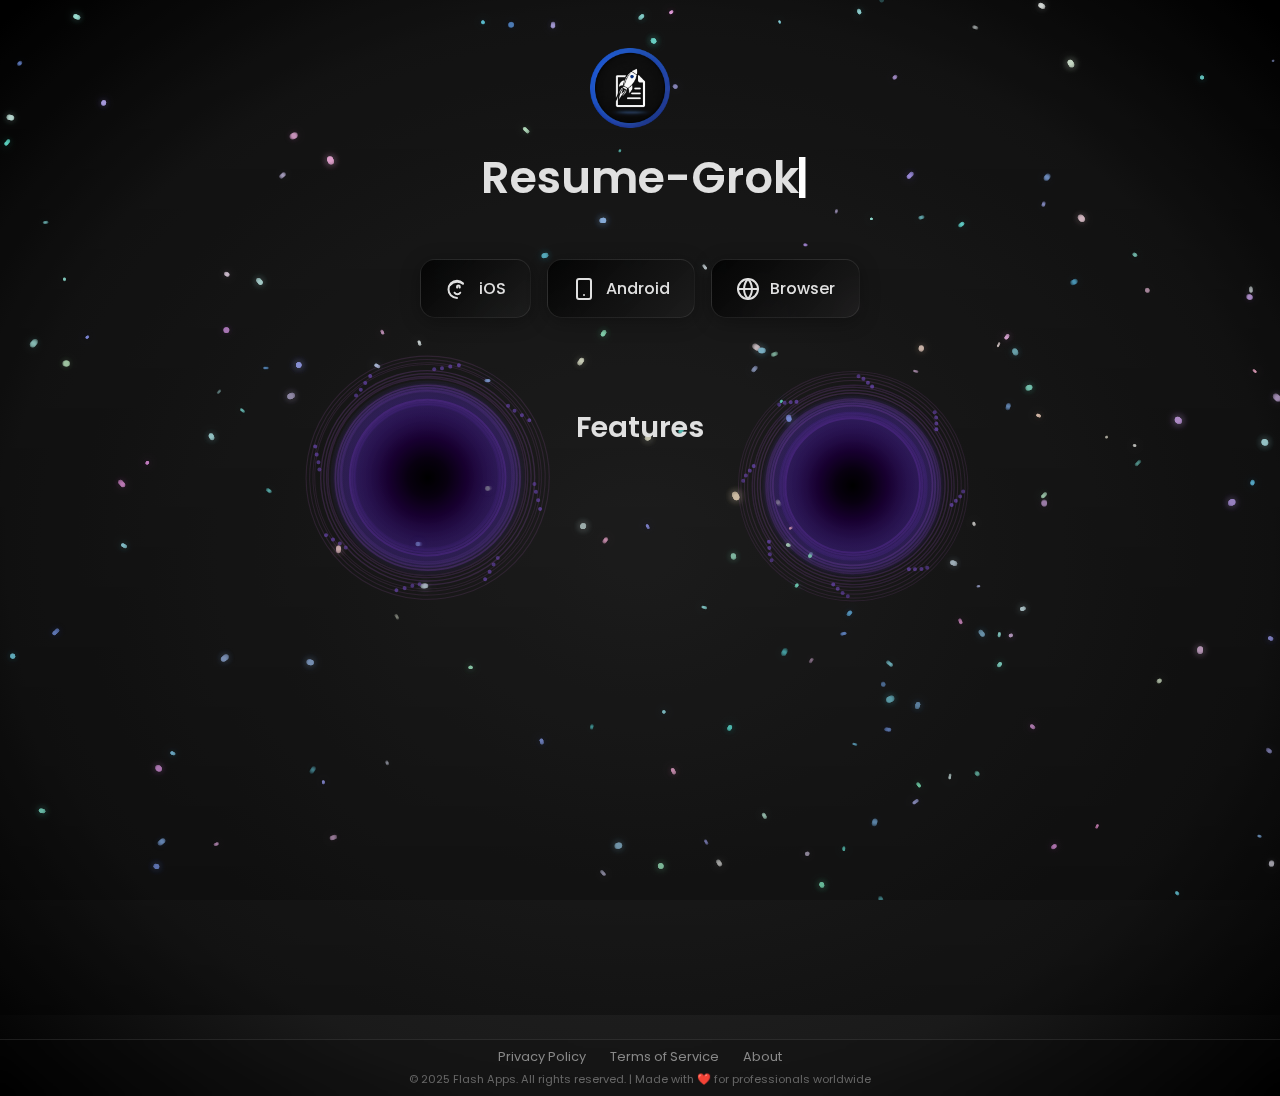
<file: index.html>
<!DOCTYPE html>
<html lang="en">
<head>
    <meta charset="UTF-8">
    <meta name="viewport" content="width=device-width, initial-scale=1.0">
    <title>Resume-Grok - Your Resume Companion</title>
    <style>
        @import url('https://fonts.googleapis.com/css2?family=Poppins:wght@400;600&display=swap');
        
        html {
            scroll-behavior: smooth;
        }

        body {
            font-family: 'Poppins', sans-serif;
            background: radial-gradient(ellipse at center, #2c2c2c 0%, #1a1a1a 70%, #000000 100%);
            margin: 0;
            color: #fff;
            min-height: 100vh;
            overflow-x: hidden;
        }

        #particle-canvas {
            position: fixed;
            top: 0;
            left: 0;
            width: 100%;
            height: 100%;
            z-index: 1;
            pointer-events: none;
        }

        .container {
            position: relative;
            z-index: 2;
            display: flex;
            flex-direction: column;
            align-items: center;
            justify-content: flex-start;
            min-height: 100vh;
            padding: 3rem 2rem;
            background: linear-gradient(180deg, rgba(0, 0, 0, 0.1) 0%, rgba(0, 0, 0, 0.3) 100%);
            text-align: center;
        }

            .logo {
                width: 80px;
                height: 80px;
                margin-right: 20px;
                border-radius: 12px;
                animation: logoRotate90 3s ease-in-out infinite;
                transition: transform 0.3s ease;
            }
            
            .logo:hover {
                transform: scale(1.05) rotate(180deg);
            }
            
            @keyframes logoRotate90 {
                0% { transform: rotate(0deg); }
                50% { transform: rotate(90deg); }
                100% { transform: rotate(0deg); }
            }        @keyframes gentleFloat {
            0%, 100% { transform: translateY(0) scale(1); }
            50% { transform: translateY(-8px) scale(1.02); }
        }

        h1 {
            margin-bottom: 1.5rem;
            margin-top: 1rem;
            font-weight: 600;
            font-size: 2.8rem;
            color: #e0e0e0;
            position: relative;
        }
        
        .typing-text {
            position: relative;
            display: inline-block;
        }
        
        .typing-text::after {
            content: '|';
            position: absolute;
            right: -10px;
            animation: blink 1s infinite;
            color: #ffffff;
        }
        
        @keyframes blink {
            0%, 50% { opacity: 1; }
            51%, 100% { opacity: 0; }
        }

        .download-links {
            display: flex;
            gap: 1rem;
            flex-wrap: wrap;
            justify-content: center;
            margin: 1.5rem 0;
        }

        .link {
            display: flex;
            align-items: center;
            padding: 1rem 1.5rem;
            background: linear-gradient(135deg, rgba(0, 0, 0, 0.8), rgba(32, 32, 32, 0.6));
            color: #e0e0e0;
            border-radius: 15px;
            text-decoration: none;
            font-size: 1rem;
            font-weight: 500;
            transition: all 0.3s ease;
            border: 1px solid rgba(128, 128, 128, 0.2);
            backdrop-filter: blur(15px);
            box-shadow: 0 4px 20px rgba(0, 0, 0, 0.3);
            white-space: nowrap;
            position: relative;
            overflow: hidden;
            animation: linkPulse 3s ease-in-out infinite;
        }
        
        .link::before {
            content: '';
            position: absolute;
            top: 0;
            left: -100%;
            width: 100%;
            height: 100%;
            background: linear-gradient(90deg, transparent, rgba(255, 255, 255, 0.1), transparent);
            transition: left 0.6s ease;
        }
        
        .link:hover::before {
            left: 100%;
        }
        
        @keyframes linkPulse {
            0% { 
                box-shadow: 0 4px 20px rgba(0, 0, 0, 0.3), 0 0 0 0 rgba(224, 224, 224, 0.3);
                transform: scale(1);
            }
            50% { 
                box-shadow: 0 4px 20px rgba(0, 0, 0, 0.3), 0 0 0 8px rgba(224, 224, 224, 0);
                transform: scale(1.02);
            }
            100% { 
                box-shadow: 0 4px 20px rgba(0, 0, 0, 0.3), 0 0 0 0 rgba(224, 224, 224, 0);
                transform: scale(1);
            }
        }

        .link:hover {
            background: linear-gradient(135deg, rgba(16, 16, 16, 0.9), rgba(48, 48, 48, 0.7));
            transform: translateY(-3px) scale(1.02);
            box-shadow: 0 8px 35px rgba(0, 0, 0, 0.5);
            border-color: rgba(128, 128, 128, 0.4);
            color: #ffffff;
        }

        .link svg {
            margin-right: 10px;
            width: 24px;
            height: 24px;
        }

        .footer {
            position: relative;
            background: rgba(0, 0, 0, 0.2);
            backdrop-filter: blur(8px);
            padding: 0.5rem 0;
            text-align: center;
            z-index: 3;
            border-top: 1px solid rgba(128, 128, 128, 0.2);
            margin-top: 1.5rem;
        }

        .footer-links {
            display: flex;
            justify-content: center;
            align-items: center;
            gap: 1.5rem;
            margin-bottom: 0.3rem;
        }

        .footer-link {
            color: #888;
            text-decoration: none;
            font-size: 0.8rem;
            transition: color 0.3s ease;
        }

        .footer-link:hover {
            color: #666;
        }

        .footer-text {
            color: #666;
            font-size: 0.7rem;
            margin: 0;
        }

        .features-section {
            margin: 2.5rem 0 2rem 0;
            text-align: center;
        }

        .features-title {
            font-size: 1.8rem;
            color: #e0e0e0;
            margin-bottom: 1.5rem;
            font-weight: 600;
        }

        .features-grid {
            display: grid;
            grid-template-columns: repeat(auto-fit, minmax(300px, 1fr));
            gap: 2rem;
            max-width: 1300px;
            margin: 0 auto;
            padding: 0 1rem;
        }

        .feature-card {
            background: linear-gradient(135deg, rgba(0, 0, 0, 0.6), rgba(32, 32, 32, 0.4));
            border: 1px solid rgba(128, 128, 128, 0.2);
            border-radius: 20px;
            padding: 2.5rem 2rem;
            text-align: center;
            backdrop-filter: blur(15px);
            transition: all 0.4s ease;
            position: relative;
            overflow: hidden;
            animation: fadeInUp 0.8s ease forwards;
            opacity: 0;
            transform: translateY(30px);
            box-shadow: 0 8px 32px rgba(0, 0, 0, 0.3);
        }
        
        .feature-card:nth-child(1) { animation-delay: 0.1s; }
        .feature-card:nth-child(2) { animation-delay: 0.3s; }
        .feature-card:nth-child(3) { animation-delay: 0.5s; }
        .feature-card:nth-child(4) { animation-delay: 0.7s; }

        .feature-card::before {
            content: '';
            position: absolute;
            top: 0;
            left: 0;
            right: 0;
            height: 1px;
            background: linear-gradient(90deg, transparent, rgba(128, 128, 128, 0.5), transparent);
        }

        .feature-card:nth-child(1) { animation-delay: 0.1s; }
        .feature-card:nth-child(2) { animation-delay: 0.2s; }
        .feature-card:nth-child(3) { animation-delay: 0.3s; }
        .feature-card:nth-child(4) { animation-delay: 0.4s; }

        @keyframes fadeInUp {
            to {
                opacity: 1;
                transform: translateY(0);
            }
        }

        .feature-card:hover {
            transform: translateY(-12px) scale(1.02);
            border-color: rgba(128, 128, 128, 0.4);
            box-shadow: 0 20px 60px rgba(0, 0, 0, 0.5);
            background: linear-gradient(135deg, rgba(16, 16, 16, 0.8), rgba(48, 48, 48, 0.6));
        }

            .feature-icon {
                margin-bottom: 16px;
                display: flex;
                justify-content: center;
                align-items: center;
                color: #ffffff;
                transition: all 0.3s ease;
            }
            
            .feature-icon svg {
                width: 48px;
                height: 48px;
                stroke: currentColor;
                transition: all 0.3s ease;
                animation: iconFloat 3s ease-in-out infinite;
            }
            
            .feature-card:hover .feature-icon svg {
                transform: scale(1.2) rotate(10deg);
                filter: drop-shadow(0 0 10px rgba(255, 255, 255, 0.5));
            }
            
            @keyframes iconFloat {
                0%, 100% { transform: translateY(0px); }
                50% { transform: translateY(-5px); }
            }        .feature-title {
            font-size: 1.4rem;
            color: #d0d0d0;
            margin-bottom: 0.8rem;
            font-weight: 600;
        }

        .feature-time {
            display: inline-block;
            background: linear-gradient(45deg, #444, #777);
            color: #e0e0e0;
            padding: 0.4rem 1rem;
            border-radius: 25px;
            font-size: 0.8rem;
            font-weight: 600;
            margin-bottom: 1rem;
            border: 1px solid rgba(128, 128, 128, 0.2);
        }

        .feature-description {
            color: #a0a0a0;
            font-size: 0.95rem;
            line-height: 1.6;
            margin-bottom: 1rem;
        }

        .feature-highlight {
            color: #d0d0d0;
            font-weight: 600;
        }

        @media (max-width: 768px) {
            .footer-links {
                flex-direction: column;
                gap: 0.5rem;
            }
            
            .container {
                padding: 1rem 0.5rem;
            }
            
            h1 {
                font-size: 2.2rem;
                margin-top: 1rem;
            }
            
            .link {
                font-size: 0.9rem;
                padding: 0.75rem 1rem;
                min-width: 120px;
                max-width: 140px;
            }
            
            .download-links {
                gap: 0.5rem;
            }
            
            .footer {
                position: relative;
                margin-top: 2rem;
            }
            
            .footer-text {
                font-size: 0.7rem;
                padding: 0 1rem;
                text-align: center;
            }
            
            .footer {
                padding: 0.3rem 0;
                margin-top: 1rem;
            }
            
            .footer-links {
                gap: 1rem;
            }
            
            .footer-link {
                font-size: 0.7rem;
            }
            
            .features-section {
                margin: 1rem 0 0.5rem 0;
            }
            
            .features-title {
                font-size: 1.4rem;
                margin-bottom: 1rem;
            }
            
            .features-grid {
                grid-template-columns: 1fr;
                gap: 1rem;
                padding: 0 0.5rem;
            }
            
            .feature-card {
                padding: 1.5rem 1rem;
            }
            
            .feature-icon {
                font-size: 2.5rem;
            }
            
            .feature-title {
                font-size: 1.1rem;
            }
            
            .feature-description {
                font-size: 0.9rem;
            }
        }
        
        @media (max-width: 480px) {
            .container {
                padding: 0.5rem;
            }
            
            h1 {
                font-size: 1.8rem;
                margin-bottom: 1rem;
                margin-top: 1rem;
            }
            
            .logo {
                width: 60px;
                height: 60px;
            }
            
            .link {
                font-size: 0.8rem;
                padding: 0.6rem 0.8rem;
                min-width: 100px;
                max-width: 110px;
            }
            
            .download-links {
                gap: 0.3rem;
                flex-direction: column;
            }
            
            .footer-links {
                gap: 0.3rem;
            }
            
            .footer-link {
                font-size: 0.8rem;
                padding: 0.3rem;
            }
            
            .footer-text {
                font-size: 0.6rem;
            }
        }
    </style>
</head>
<body>
    <canvas id="particle-canvas"></canvas>
    <div class="container">
        <img src="logo1.png" alt="Resume-Grok Logo" class="logo">
                        <h1 class="main-title">
                    <span class="typing-text" data-text="Resume-Grok">Resume-Grok</span>
                </h1>
        
        <div class="download-links">
            <a href="#" class="link" target="_blank">
                <svg xmlns="http://www.w3.org/2000/svg" width="20" height="20" viewBox="0 0 24 24" fill="none" stroke="currentColor" stroke-width="2" stroke-linecap="round" stroke-linejoin="round"><path d="M12 20.9a9.5 9.5 0 0 1-6.2-2.7c-1.5-1.5-2.3-3.5-2.3-5.6 0-4.9 3.9-8.9 8.5-8.9 2.2 0 4.3.9 5.8 2.4"/><path d="M18 6.8a9.5 9.5 0 0 0-5.8-2.1c-2.9 0-5.5 1.3-7.2 3.3"/><path d="M14.6 10.5c.1-.2.2-.4.2-.6 0-.8-.6-1.4-1.4-1.4s-1.4.6-1.4 1.4c0 .2.1.4.2.6"/><path d="M15.2 15.7c-.6 1-1.6 1.6-2.8 1.6-1.2 0-2.2-.6-2.8-1.6"/></svg>
                iOS
            </a>
            <a href="#" class="link" target="_blank">
                <svg xmlns="http://www.w3.org/2000/svg" width="20" height="20" viewBox="0 0 24 24" fill="none" stroke="currentColor" stroke-width="2" stroke-linecap="round" stroke-linejoin="round"><rect x="5" y="2" width="14" height="20" rx="2" ry="2"/><line x1="12" y1="18" x2="12.01" y2="18"/></svg>
                Android
            </a>
            <a href="#" class="link" target="_blank">
                <svg xmlns="http://www.w3.org/2000/svg" width="20" height="20" viewBox="0 0 24 24" fill="none" stroke="currentColor" stroke-width="2" stroke-linecap="round" stroke-linejoin="round"><circle cx="12" cy="12" r="10"/><line x1="2" y1="12" x2="22" y2="12"/><path d="M12 2a15.3 15.3 0 0 1 4 10 15.3 15.3 0 0 1-4 10 15.3 15.3 0 0 1-4-10 15.3 15.3 0 0 1 4-10z"/></svg>
                Browser
            </a>
        </div>
        
        <div class="features-section">
            <h2 class="features-title">Features</h2>
            <div class="features-grid">
                <div class="feature-card">
                    <div class="feature-icon">
                        <svg xmlns="http://www.w3.org/2000/svg" width="48" height="48" viewBox="0 0 24 24" fill="none" stroke="currentColor" stroke-width="1.5" stroke-linecap="round" stroke-linejoin="round">
                            <circle cx="12" cy="12" r="10"/>
                            <path d="M12 6v6l4 2"/>
                        </svg>
                    </div>
                    <div class="feature-time">5 Seconds</div>
                    <h3 class="feature-title">Resume based on Job Description</h3>
                    <p class="feature-description">
                        Simply provide a <span class="feature-highlight">job description and your previous resume</span> - 
                        our AI will update and tailor your resume in just 5 seconds to match perfectly!
                    </p>
                </div>
                
                <div class="feature-card">
                    <div class="feature-icon">
                        <svg xmlns="http://www.w3.org/2000/svg" width="48" height="48" viewBox="0 0 24 24" fill="none" stroke="currentColor" stroke-width="1.5" stroke-linecap="round" stroke-linejoin="round">
                            <polygon points="13 2 3 14 12 14 11 22 21 10 12 10 13 2"/>
                        </svg>
                    </div>
                    <div class="feature-time">10 Seconds</div>
                    <h3 class="feature-title">Create a New Resume</h3>
                    <p class="feature-description">
                        Create a <span class="feature-highlight">professional resume in under 10 seconds</span> with just a speaking prompt. 
                        No typing, no hassle - just speak and watch your resume come to life instantly!
                    </p>
                </div>
                
                <div class="feature-card">
                    <div class="feature-icon">
                        <svg xmlns="http://www.w3.org/2000/svg" width="48" height="48" viewBox="0 0 24 24" fill="none" stroke="currentColor" stroke-width="1.5" stroke-linecap="round" stroke-linejoin="round">
                            <path d="M14 2H6a2 2 0 0 0-2 2v16a2 2 0 0 0 2 2h12a2 2 0 0 0 2-2V8z"/>
                            <polyline points="14,2 14,8 20,8"/>
                            <line x1="16" y1="13" x2="8" y2="13"/>
                            <line x1="16" y1="17" x2="8" y2="17"/>
                            <polyline points="10,9 9,9 8,9"/>
                        </svg>
                    </div>
                    <div class="feature-time">Premium Quality</div>
                    <h3 class="feature-title">Elite Professional Templates</h3>
                    <p class="feature-description">
                        Access <span class="feature-highlight">high-quality PDF templates</span> used by top software engineers 
                        at Google, Amazon, and other leading tech companies. Stand out from the crowd!
                    </p>
                </div>
                
                <div class="feature-card">
                    <div class="feature-icon">
                        <svg xmlns="http://www.w3.org/2000/svg" width="48" height="48" viewBox="0 0 24 24" fill="none" stroke="currentColor" stroke-width="1.5" stroke-linecap="round" stroke-linejoin="round">
                            <path d="M12 2a15.3 15.3 0 0 1 4 10 15.3 15.3 0 0 1-4 10 15.3 15.3 0 0 1-4-10 15.3 15.3 0 0 1 4-10z"/>
                            <circle cx="12" cy="12" r="10"/>
                            <path d="M8 12h8"/>
                        </svg>
                    </div>
                    <div class="feature-time">Any Language</div>
                    <h3 class="feature-title">Multilingual Voice Support</h3>
                    <p class="feature-description">
                        <span class="feature-highlight">Speak in any language</span> to tailor your resume after content extraction. 
                        Break language barriers and create resumes that resonate globally!
                    </p>
                </div>
            </div>
        </div>
    </div>

    <footer class="footer">
        <div class="footer-links">
            <a href="privacy.html" class="footer-link">Privacy Policy</a>
            <a href="terms.html" class="footer-link">Terms of Service</a>
            <a href="about.html" class="footer-link">About</a>
        </div>
        <p class="footer-text">&copy; 2025 Flash Apps. All rights reserved. | Made with ❤️ for professionals worldwide</p>
    </footer>

    <script src="script.js"></script>
</body>
</html>
</file>
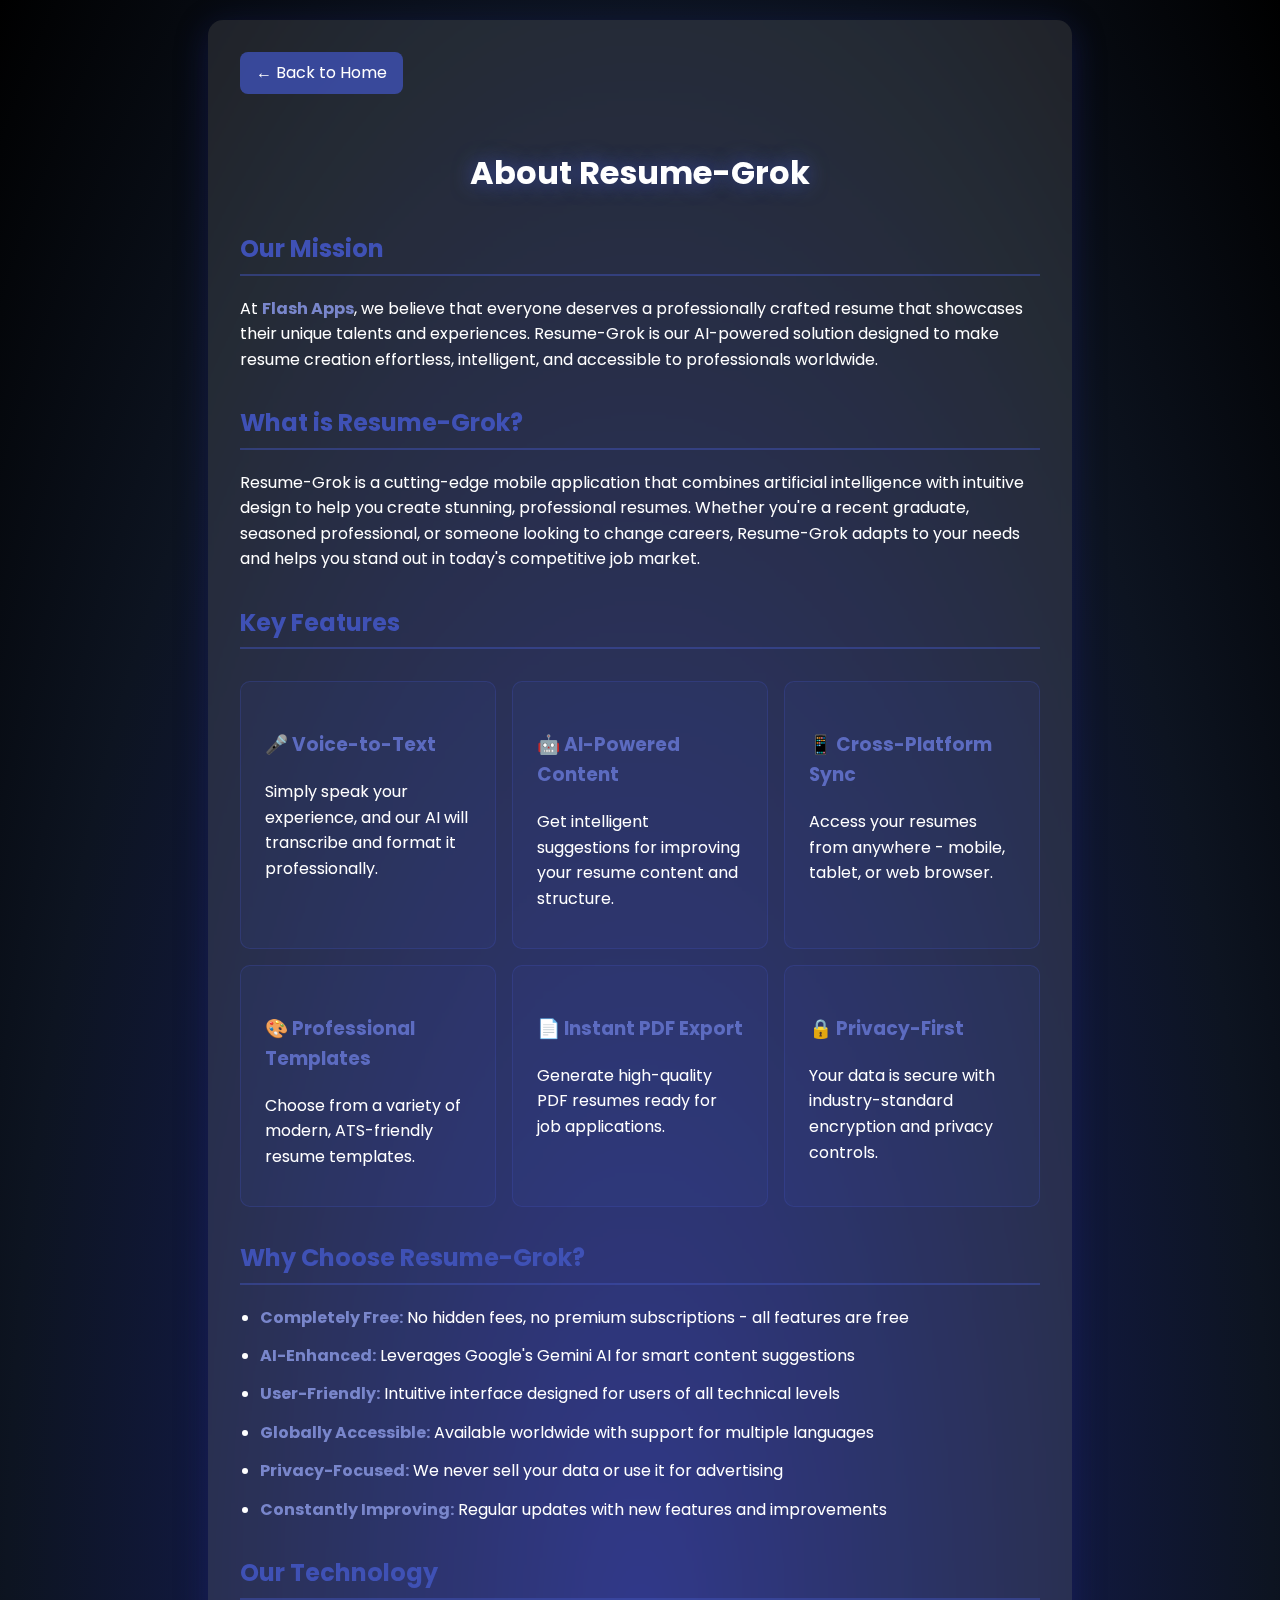
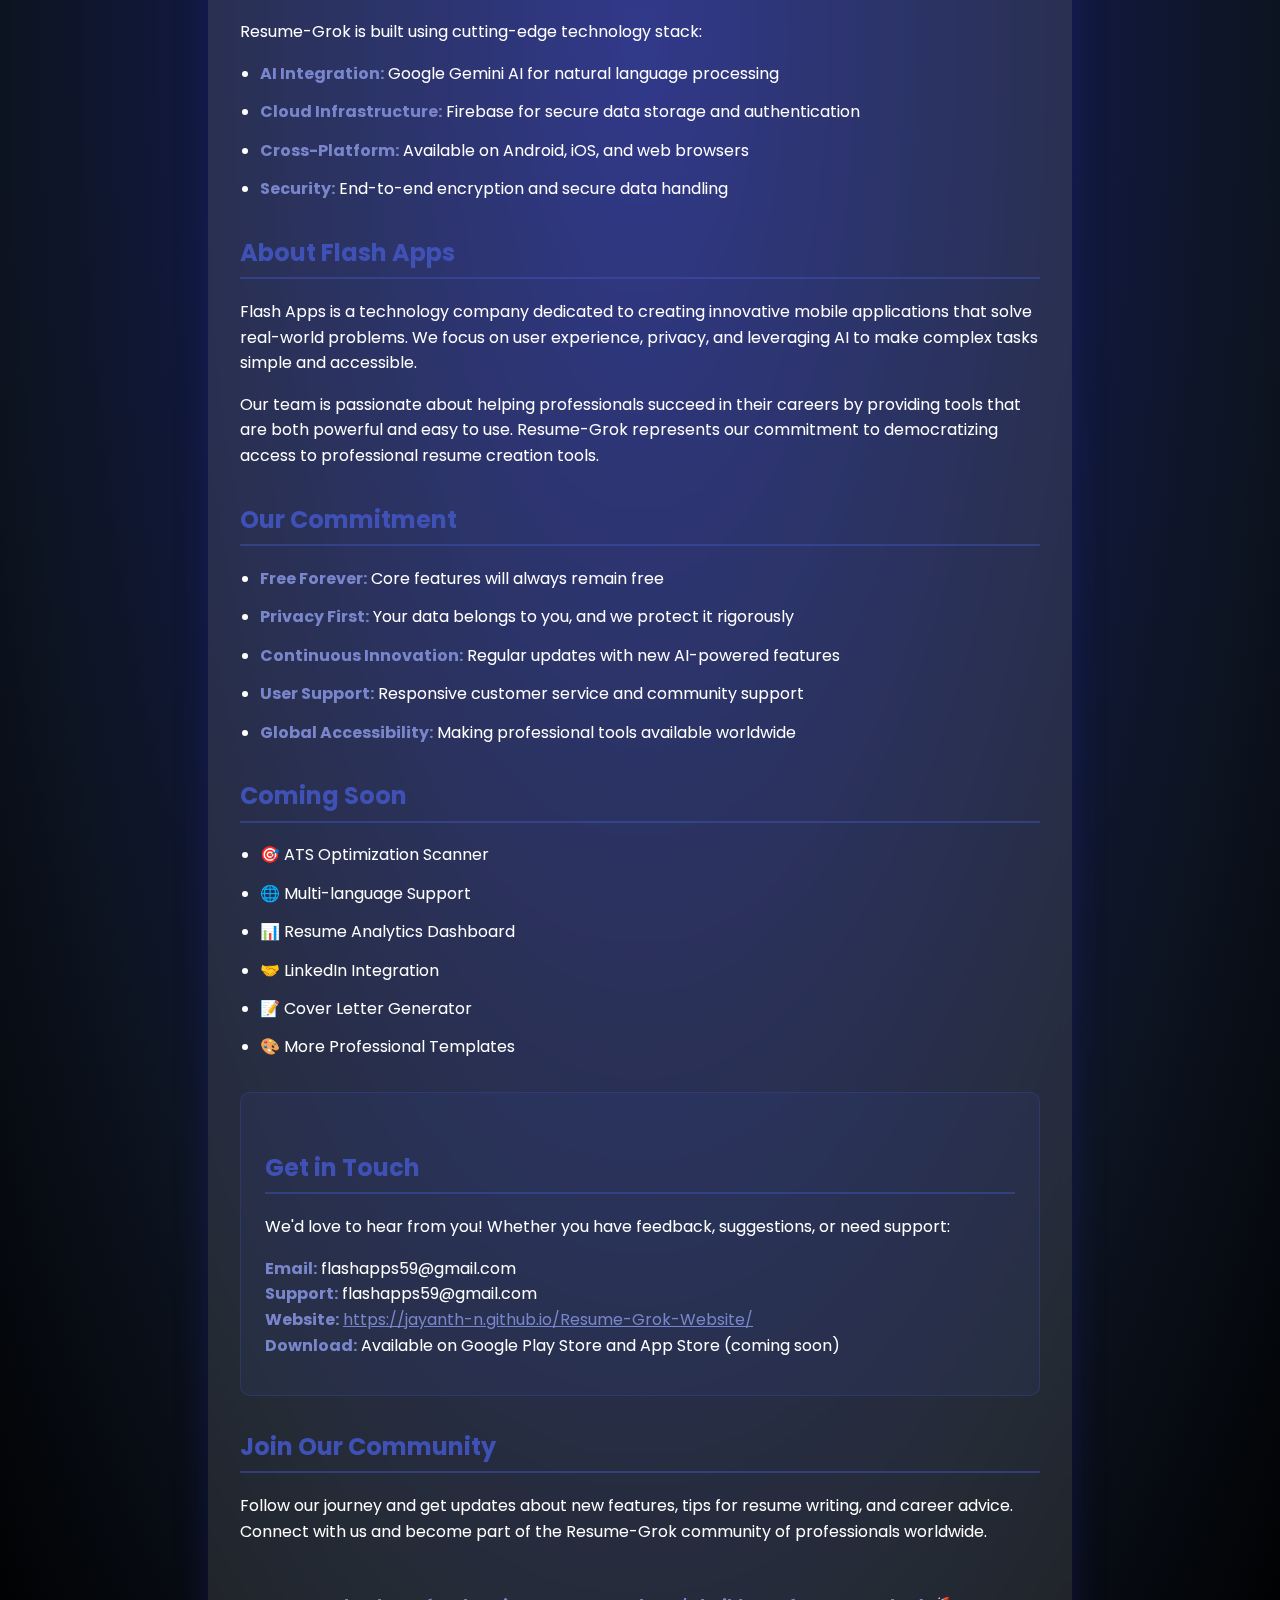
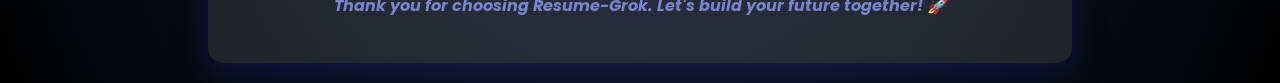
<file: about.html>
<!DOCTYPE html>
<html lang="en">
<head>
    <meta charset="UTF-8">
    <meta name="viewport" content="width=device-width, initial-scale=1.0">
    <title>About Us - Resume-Grok</title>
    <style>
        @import url('https://fonts.googleapis.com/css2?family=Poppins:wght@400;600&display=swap');
        
        body {
            font-family: 'Poppins', sans-serif;
            background: radial-gradient(ellipse at center, #1a237e 0%, #0d1421 70%, #000000 100%);
            color: #ffffff;
            margin: 0;
            padding: 20px;
            line-height: 1.6;
        }
        
        .container {
            max-width: 800px;
            margin: 0 auto;
            background: rgba(255, 255, 255, 0.1);
            padding: 2rem;
            border-radius: 15px;
            box-shadow: 0 8px 32px 0 rgba(31, 38, 135, 0.37);
            backdrop-filter: blur(4px);
        }
        
        h1 {
            text-align: center;
            color: #ffffff;
            text-shadow: 0 0 20px rgba(63, 81, 181, 0.8);
            margin-bottom: 2rem;
        }
        
        h2 {
            color: #3f51b5;
            border-bottom: 2px solid rgba(63, 81, 181, 0.5);
            padding-bottom: 5px;
            margin-top: 2rem;
        }
        
        h3 {
            color: #5c6bc0;
            margin-top: 1.5rem;
        }
        
        p, li {
            margin-bottom: 0.8rem;
        }
        
        ul {
            padding-left: 20px;
        }
        
        strong {
            color: #7986cb;
        }

        .back-link {
            display: inline-block;
            margin-bottom: 2rem;
            padding: 0.5rem 1rem;
            background: rgba(63, 81, 181, 0.8);
            color: #fff;
            text-decoration: none;
            border-radius: 8px;
            transition: all 0.3s ease;
        }

        .back-link:hover {
            background: rgba(63, 81, 181, 1);
            transform: translateY(-2px);
        }

        .feature-grid {
            display: grid;
            grid-template-columns: repeat(auto-fit, minmax(250px, 1fr));
            gap: 1rem;
            margin: 2rem 0;
        }

        .feature-card {
            background: rgba(63, 81, 181, 0.1);
            padding: 1.5rem;
            border-radius: 10px;
            border: 1px solid rgba(63, 81, 181, 0.3);
        }

        .contact-info {
            background: rgba(63, 81, 181, 0.1);
            padding: 1.5rem;
            border-radius: 10px;
            border: 1px solid rgba(63, 81, 181, 0.3);
            margin: 2rem 0;
        }
    </style>
</head>
<body>
    <div class="container">
        <a href="index.html" class="back-link">← Back to Home</a>
        
        <h1>About Resume-Grok</h1>

        <h2>Our Mission</h2>
        <p>At <strong>Flash Apps</strong>, we believe that everyone deserves a professionally crafted resume that showcases their unique talents and experiences. Resume-Grok is our AI-powered solution designed to make resume creation effortless, intelligent, and accessible to professionals worldwide.</p>

        <h2>What is Resume-Grok?</h2>
        <p>Resume-Grok is a cutting-edge mobile application that combines artificial intelligence with intuitive design to help you create stunning, professional resumes. Whether you're a recent graduate, seasoned professional, or someone looking to change careers, Resume-Grok adapts to your needs and helps you stand out in today's competitive job market.</p>

        <h2>Key Features</h2>
        <div class="feature-grid">
            <div class="feature-card">
                <h3>🎤 Voice-to-Text</h3>
                <p>Simply speak your experience, and our AI will transcribe and format it professionally.</p>
            </div>
            <div class="feature-card">
                <h3>🤖 AI-Powered Content</h3>
                <p>Get intelligent suggestions for improving your resume content and structure.</p>
            </div>
            <div class="feature-card">
                <h3>📱 Cross-Platform Sync</h3>
                <p>Access your resumes from anywhere - mobile, tablet, or web browser.</p>
            </div>
            <div class="feature-card">
                <h3>🎨 Professional Templates</h3>
                <p>Choose from a variety of modern, ATS-friendly resume templates.</p>
            </div>
            <div class="feature-card">
                <h3>📄 Instant PDF Export</h3>
                <p>Generate high-quality PDF resumes ready for job applications.</p>
            </div>
            <div class="feature-card">
                <h3>🔒 Privacy-First</h3>
                <p>Your data is secure with industry-standard encryption and privacy controls.</p>
            </div>
        </div>

        <h2>Why Choose Resume-Grok?</h2>
        <ul>
            <li><strong>Completely Free:</strong> No hidden fees, no premium subscriptions - all features are free</li>
            <li><strong>AI-Enhanced:</strong> Leverages Google's Gemini AI for smart content suggestions</li>
            <li><strong>User-Friendly:</strong> Intuitive interface designed for users of all technical levels</li>
            <li><strong>Globally Accessible:</strong> Available worldwide with support for multiple languages</li>
            <li><strong>Privacy-Focused:</strong> We never sell your data or use it for advertising</li>
            <li><strong>Constantly Improving:</strong> Regular updates with new features and improvements</li>
        </ul>

        <h2>Our Technology</h2>
        <p>Resume-Grok is built using cutting-edge technology stack:</p>
        <ul>
            <li><strong>AI Integration:</strong> Google Gemini AI for natural language processing</li>
            <li><strong>Cloud Infrastructure:</strong> Firebase for secure data storage and authentication</li>
            <li><strong>Cross-Platform:</strong> Available on Android, iOS, and web browsers</li>
            <li><strong>Security:</strong> End-to-end encryption and secure data handling</li>
        </ul>

        <h2>About Flash Apps</h2>
        <p>Flash Apps is a technology company dedicated to creating innovative mobile applications that solve real-world problems. We focus on user experience, privacy, and leveraging AI to make complex tasks simple and accessible.</p>
        
        <p>Our team is passionate about helping professionals succeed in their careers by providing tools that are both powerful and easy to use. Resume-Grok represents our commitment to democratizing access to professional resume creation tools.</p>

        <h2>Our Commitment</h2>
        <ul>
            <li><strong>Free Forever:</strong> Core features will always remain free</li>
            <li><strong>Privacy First:</strong> Your data belongs to you, and we protect it rigorously</li>
            <li><strong>Continuous Innovation:</strong> Regular updates with new AI-powered features</li>
            <li><strong>User Support:</strong> Responsive customer service and community support</li>
            <li><strong>Global Accessibility:</strong> Making professional tools available worldwide</li>
        </ul>

        <h2>Coming Soon</h2>
        <ul>
            <li>🎯 ATS Optimization Scanner</li>
            <li>🌐 Multi-language Support</li>
            <li>📊 Resume Analytics Dashboard</li>
            <li>🤝 LinkedIn Integration</li>
            <li>📝 Cover Letter Generator</li>
            <li>🎨 More Professional Templates</li>
        </ul>

        <div class="contact-info">
            <h2>Get in Touch</h2>
            <p>We'd love to hear from you! Whether you have feedback, suggestions, or need support:</p>
            <p>
                <strong>Email:</strong> flashapps59@gmail.com<br>
                <strong>Support:</strong> flashapps59@gmail.com<br>
                <strong>Website:</strong> <a href="https://jayanth-n.github.io/Resume-Grok-Website/" style="color: #7986cb;">https://jayanth-n.github.io/Resume-Grok-Website/</a><br>
                <strong>Download:</strong> Available on Google Play Store and App Store (coming soon)
            </p>
        </div>

        <h2>Join Our Community</h2>
        <p>Follow our journey and get updates about new features, tips for resume writing, and career advice. Connect with us and become part of the Resume-Grok community of professionals worldwide.</p>

        <p style="text-align: center; margin-top: 3rem; font-style: italic; color: #b0b0b0;">
            <strong>Thank you for choosing Resume-Grok. Let's build your future together! 🚀</strong>
        </p>
    </div>
</body>
</html>
</file>
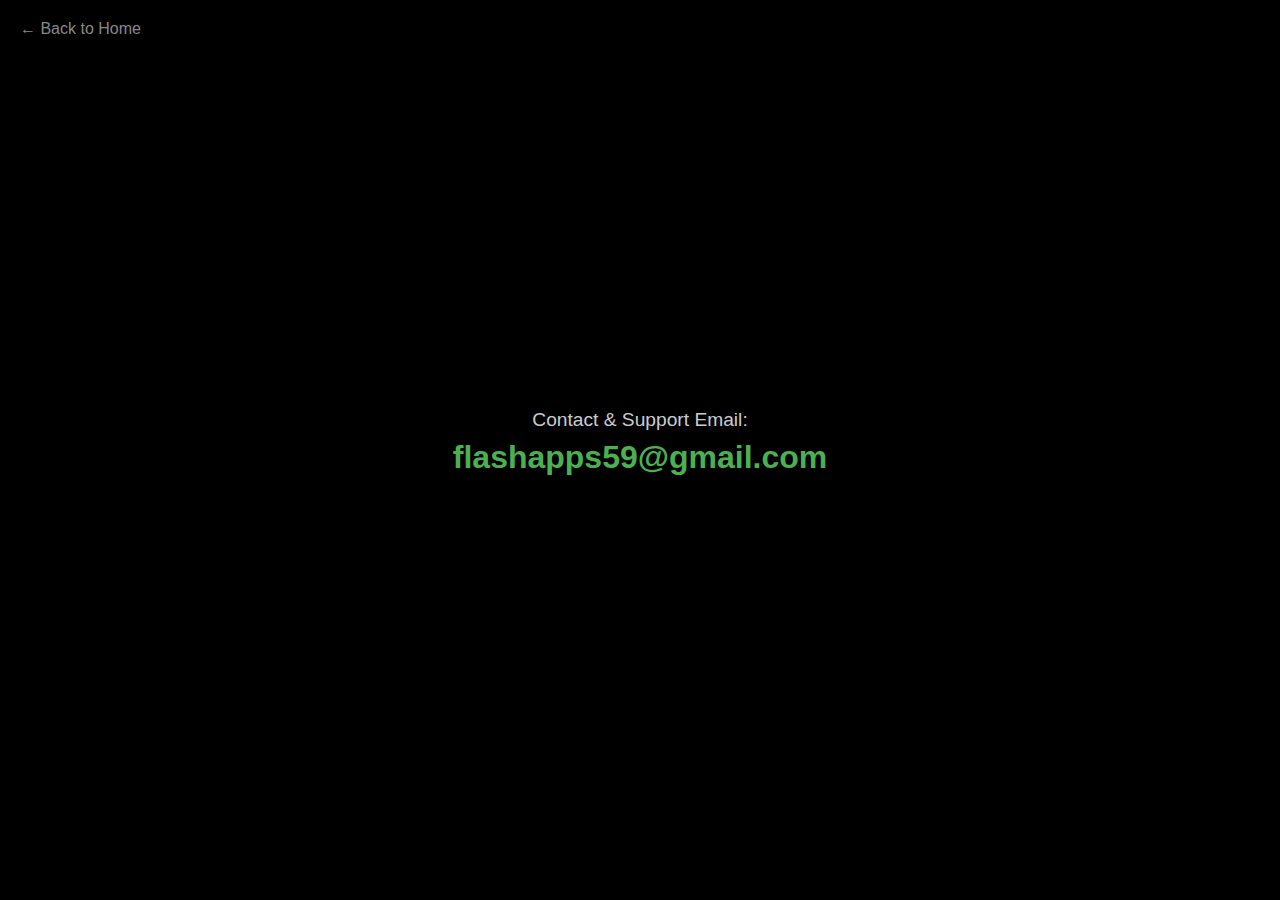
<file: contact.html>
<!DOCTYPE html>
<html lang="en">
<head>
    <meta charset="UTF-8">
    <meta name="viewport" content="width=device-width, initial-scale=1.0">
    <title>Contact - Flash Apps</title>
    <style>
        body {
            background-color: #000000;
            color: #ffffff;
            font-family: 'Arial', sans-serif;
            margin: 0;
            padding: 0;
            display: flex;
            flex-direction: column;
            justify-content: center;
            align-items: center;
            height: 100vh;
            text-align: center;
        }
        
        .email {
            font-size: 2rem;
            font-weight: bold;
            margin-bottom: 1rem;
            color: #ffffff;
        }
        
        .label {
            font-size: 1.2rem;
            margin-bottom: 0.5rem;
            color: #cccccc;
        }
        
        .email-link {
            color: #4CAF50;
            text-decoration: none;
            transition: color 0.3s ease;
        }
        
        .email-link:hover {
            color: #66BB6A;
            text-decoration: underline;
        }
        
        .back-link {
            position: absolute;
            top: 20px;
            left: 20px;
            color: #888;
            text-decoration: none;
            font-size: 1rem;
        }
        
        .back-link:hover {
            color: #ffffff;
        }
    </style>
</head>
<body>
    <a href="index.html" class="back-link">← Back to Home</a>
    
    <div class="label">Contact & Support Email:</div>
    <div class="email">
        <a href="mailto:flashapps59@gmail.com" class="email-link">flashapps59@gmail.com</a>
    </div>
</body>
</html>
</file>
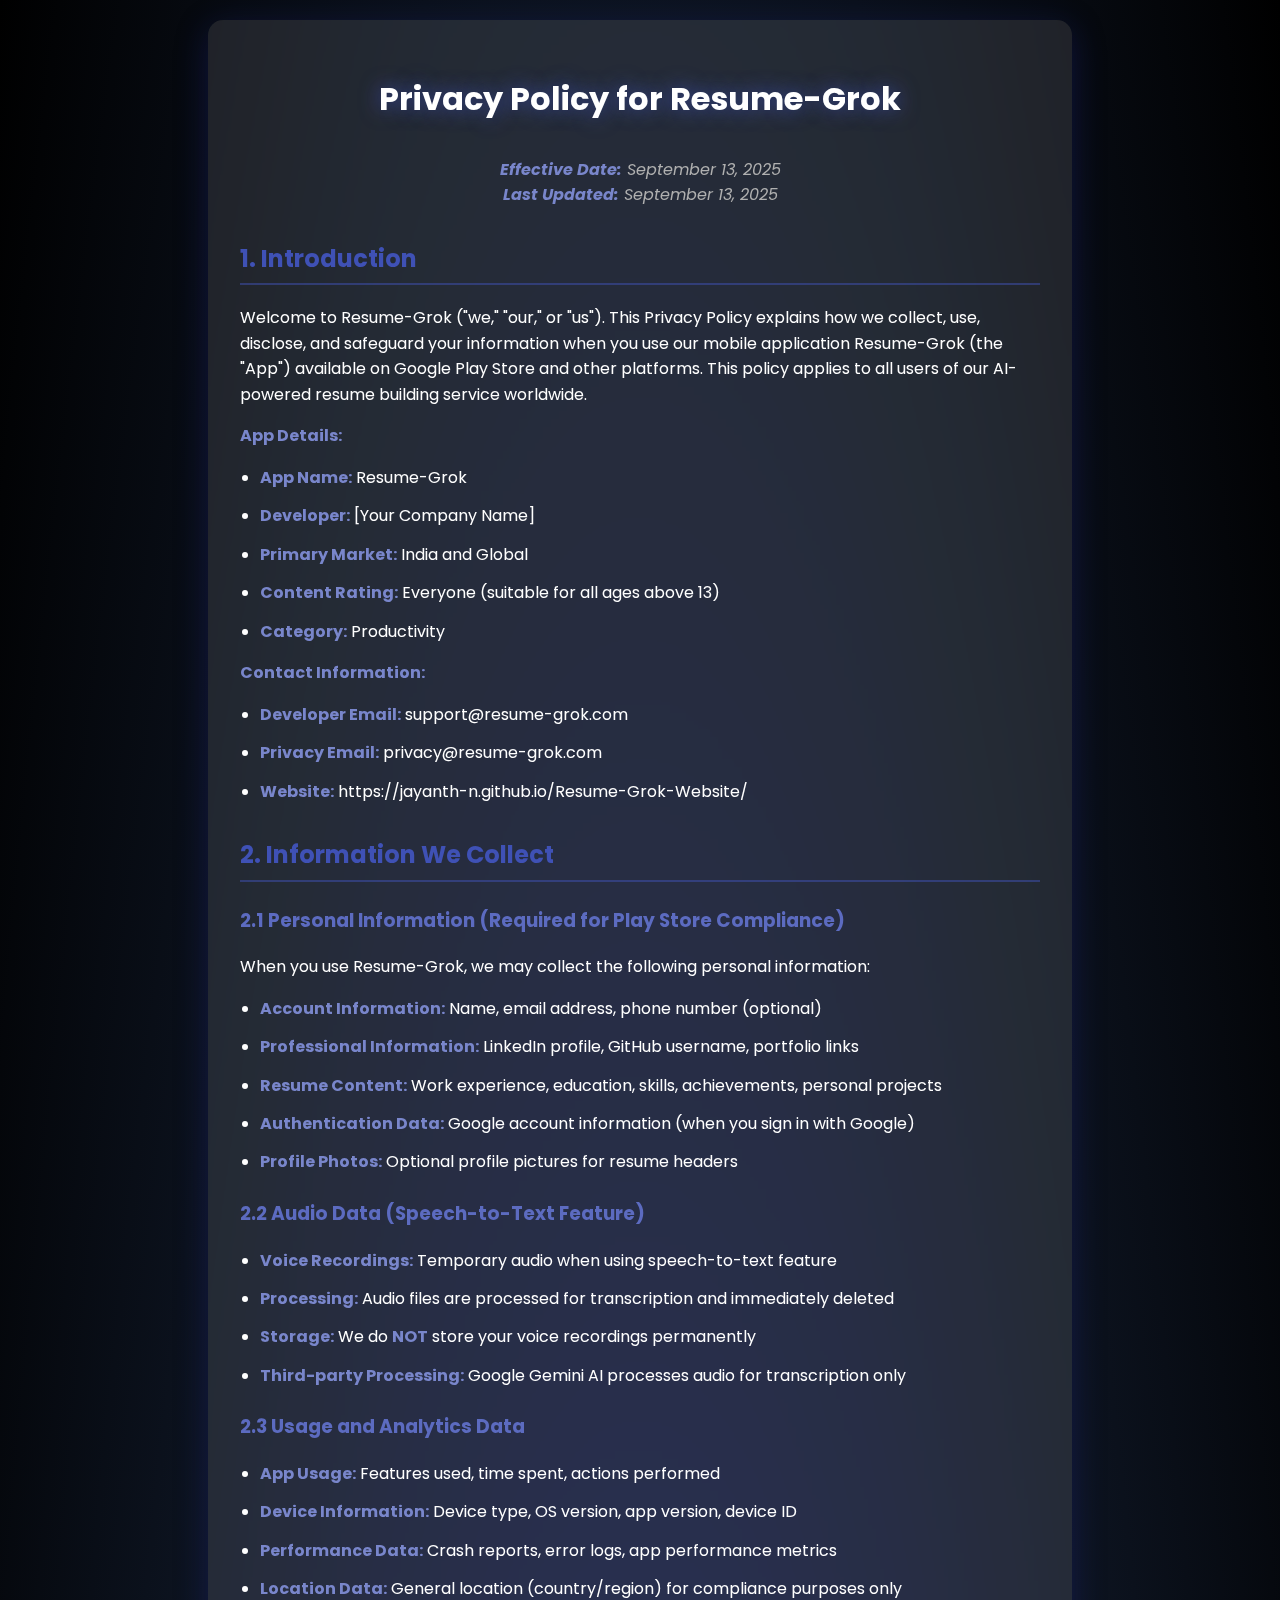
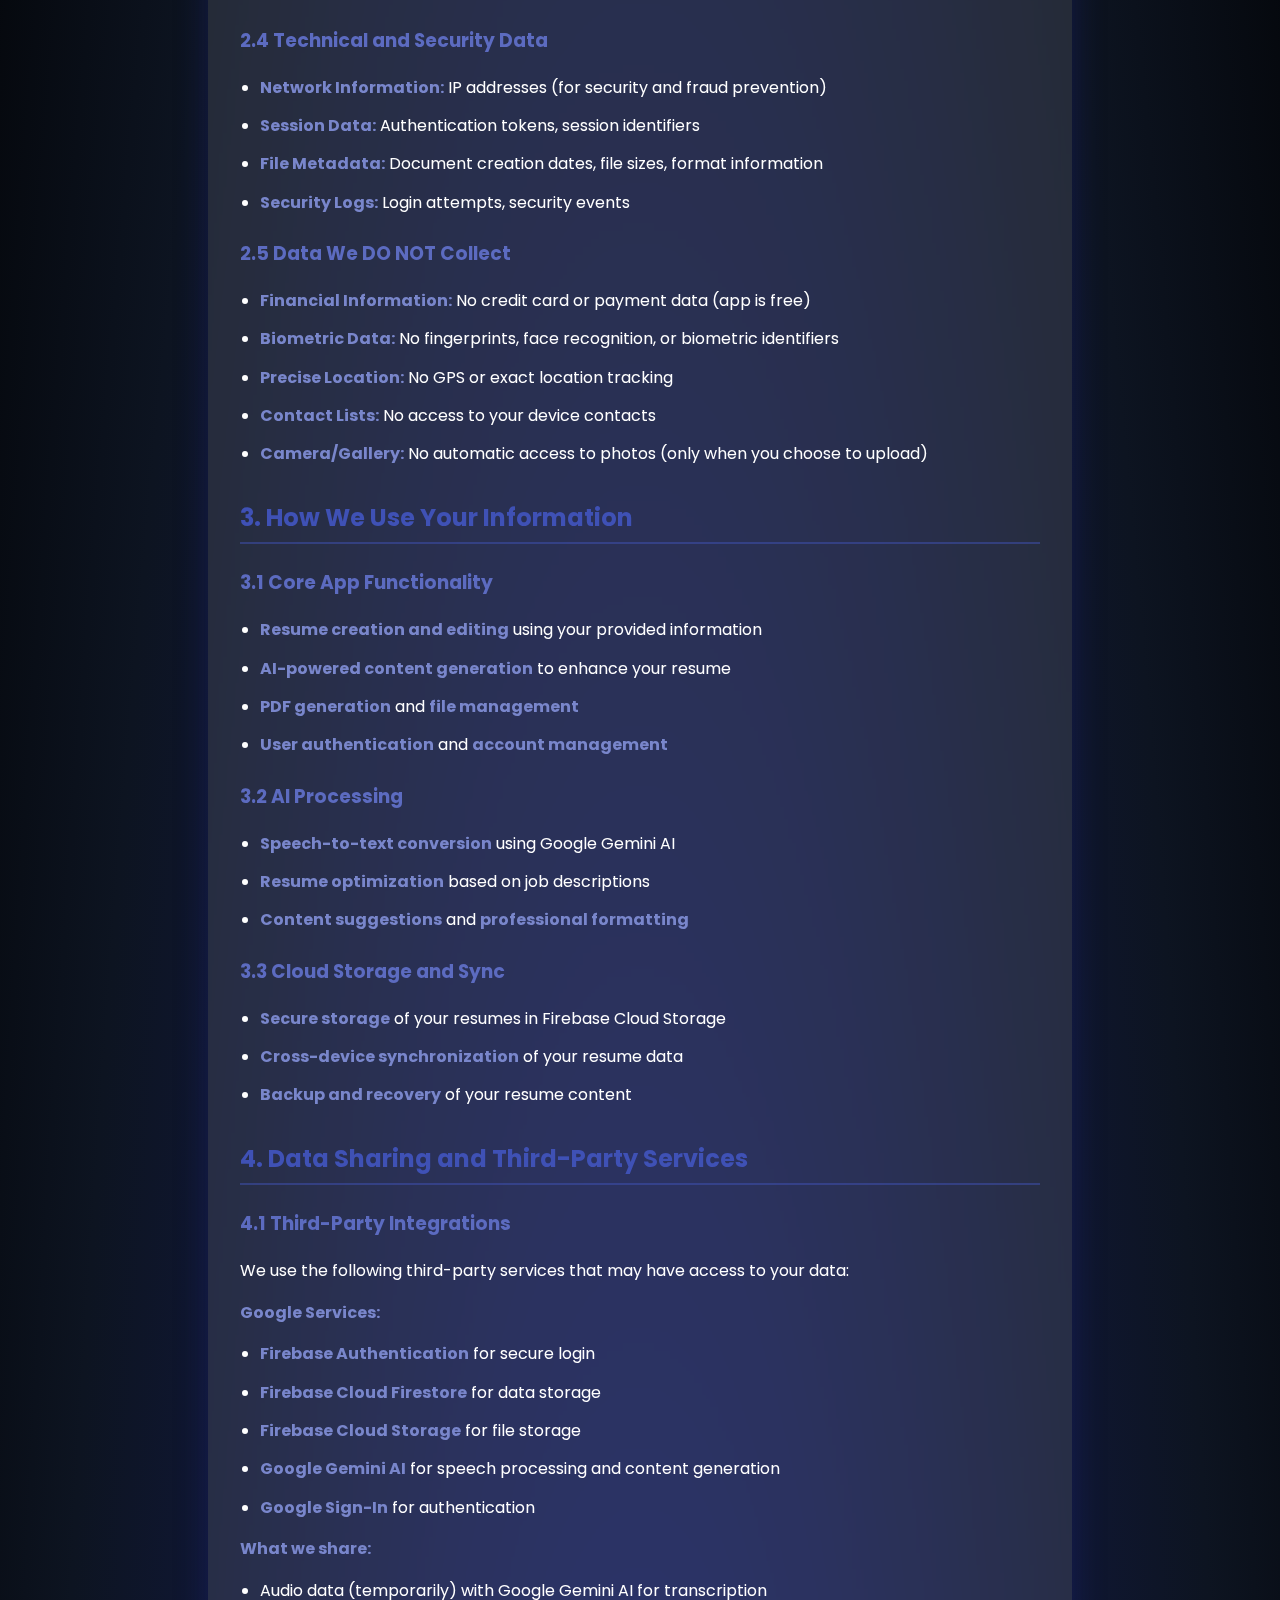
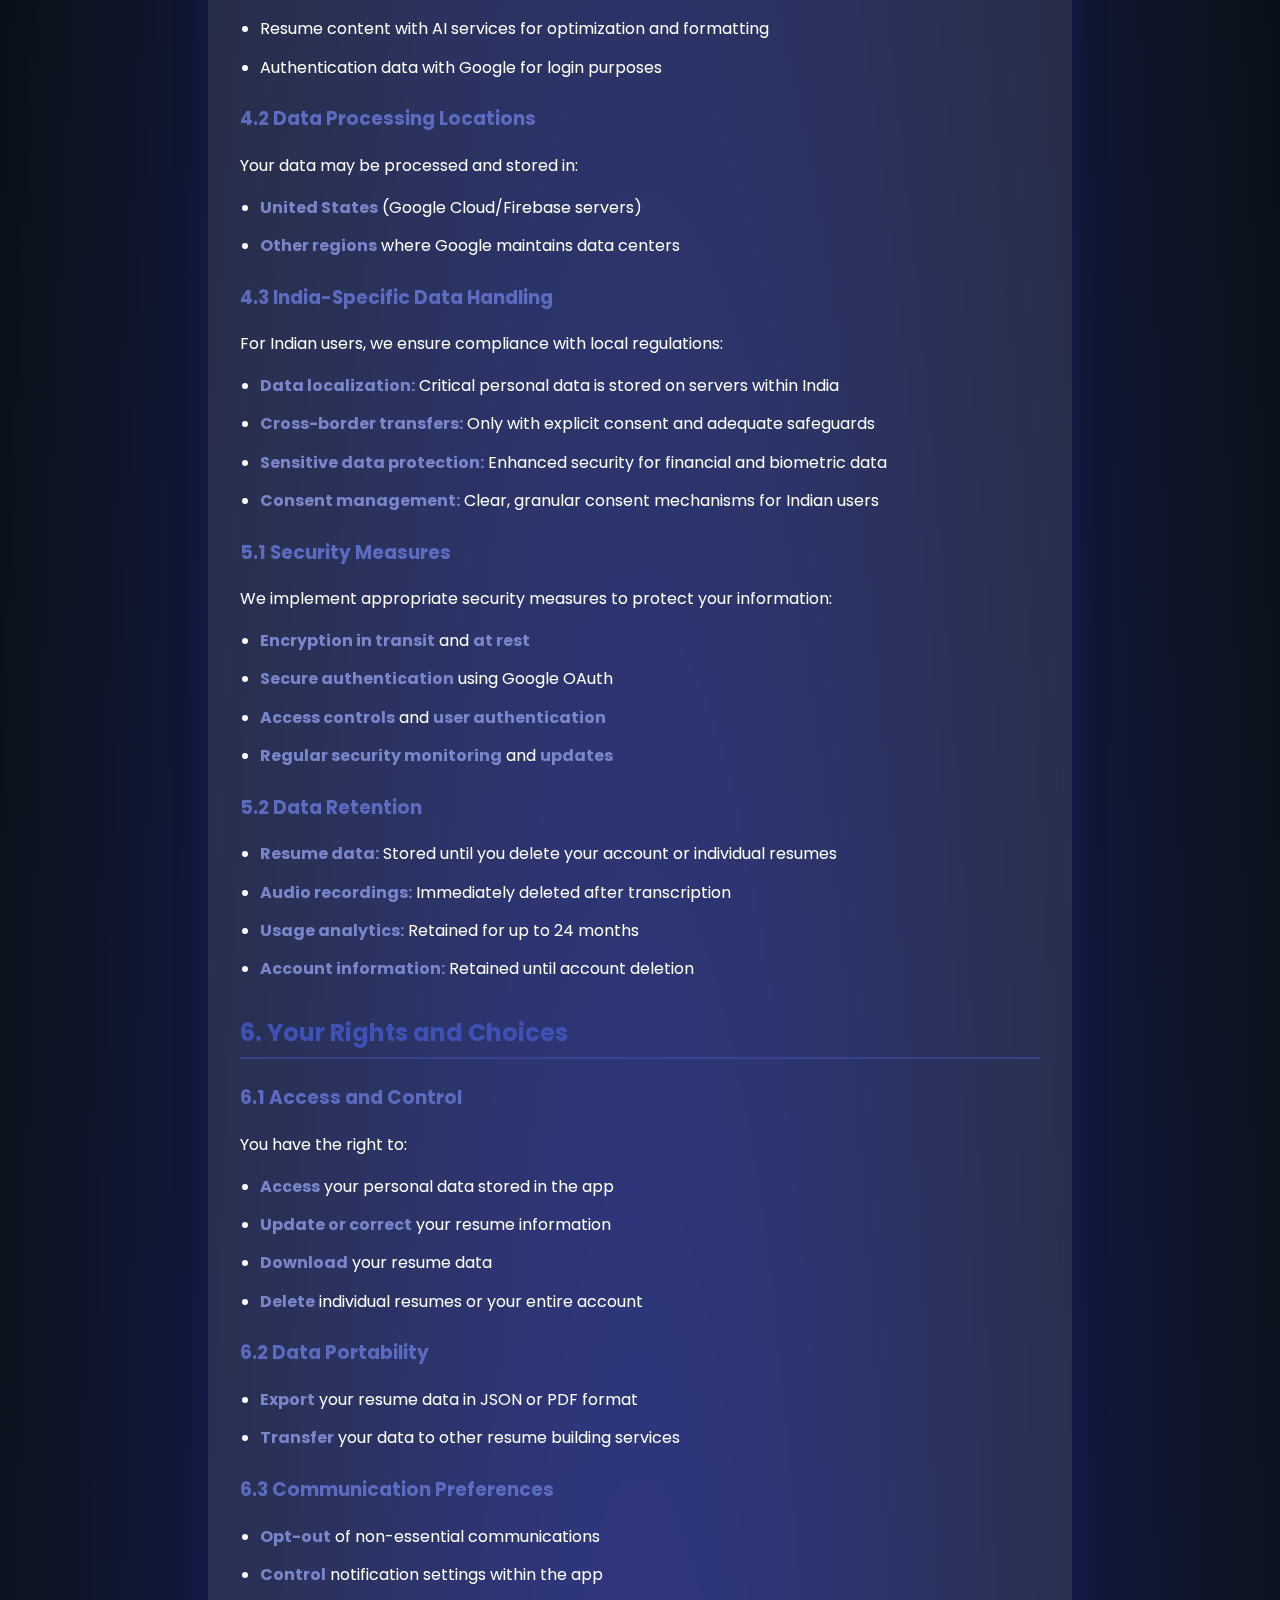
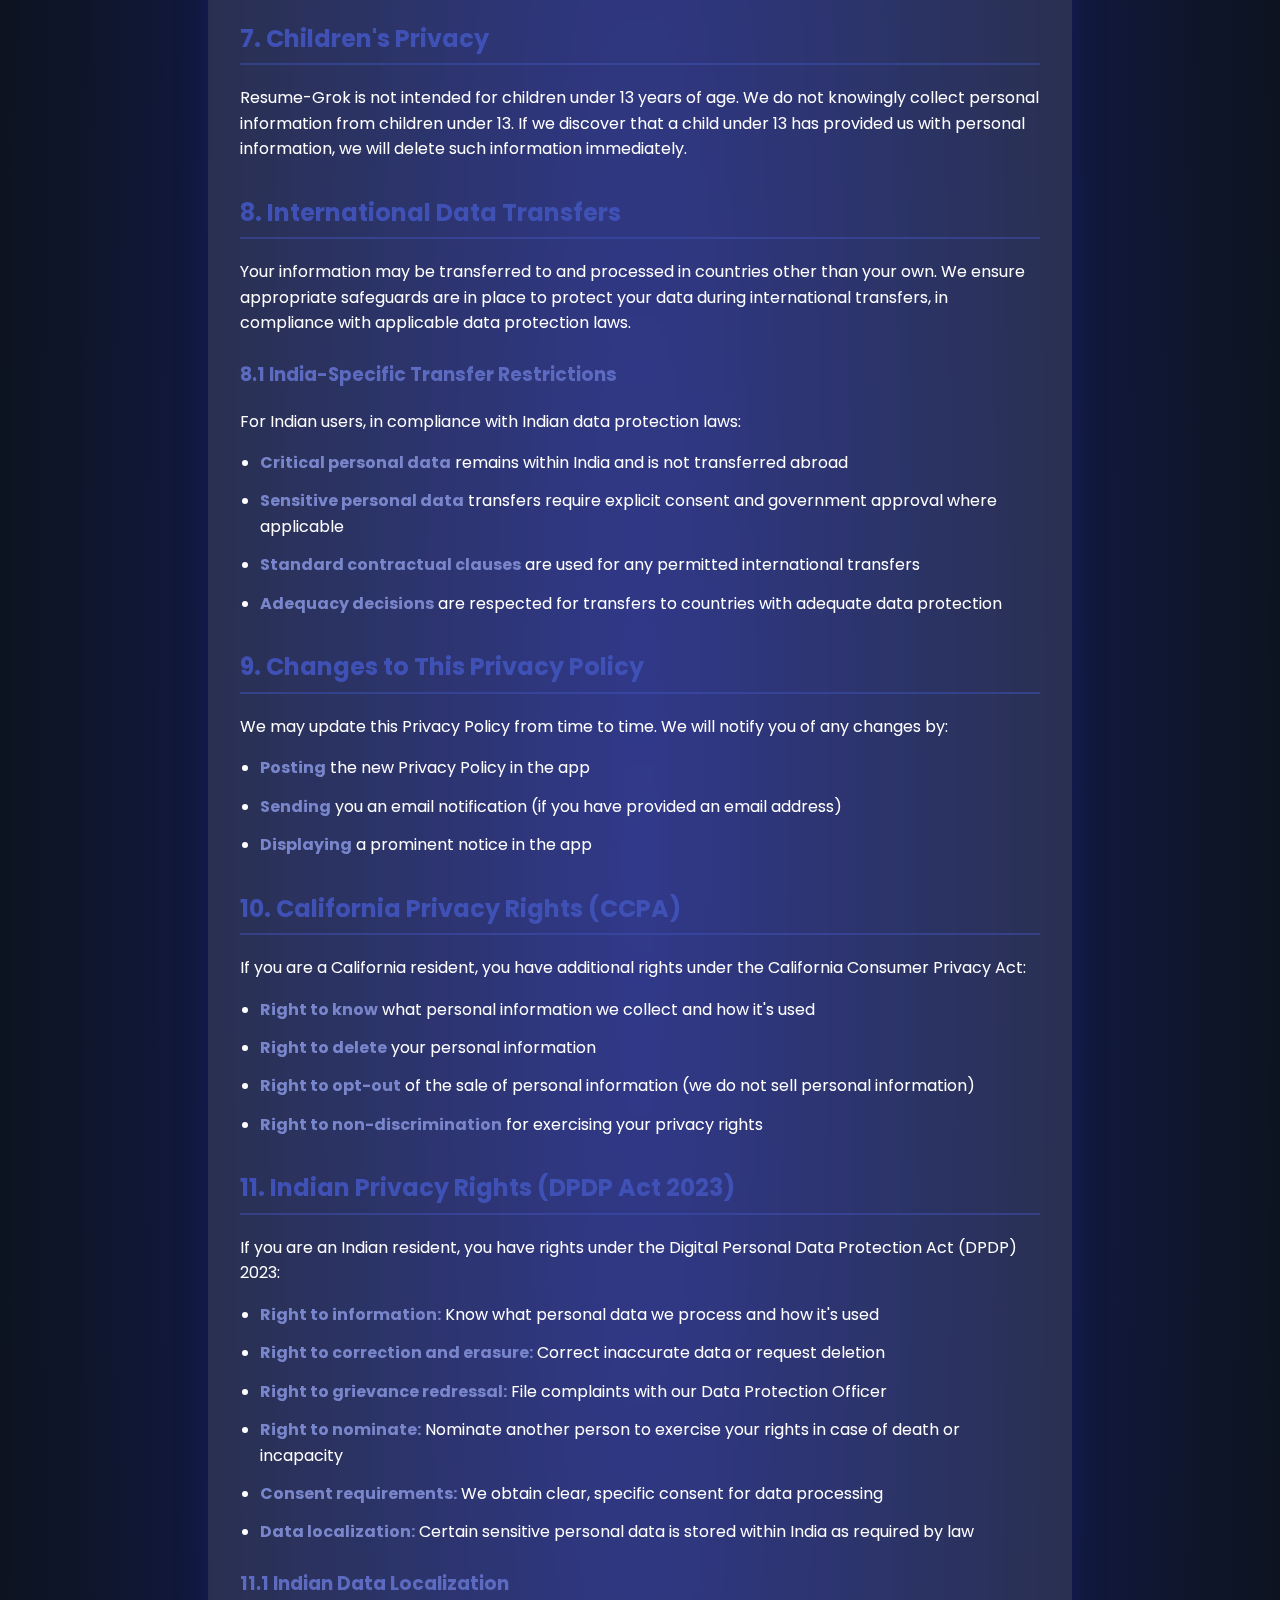
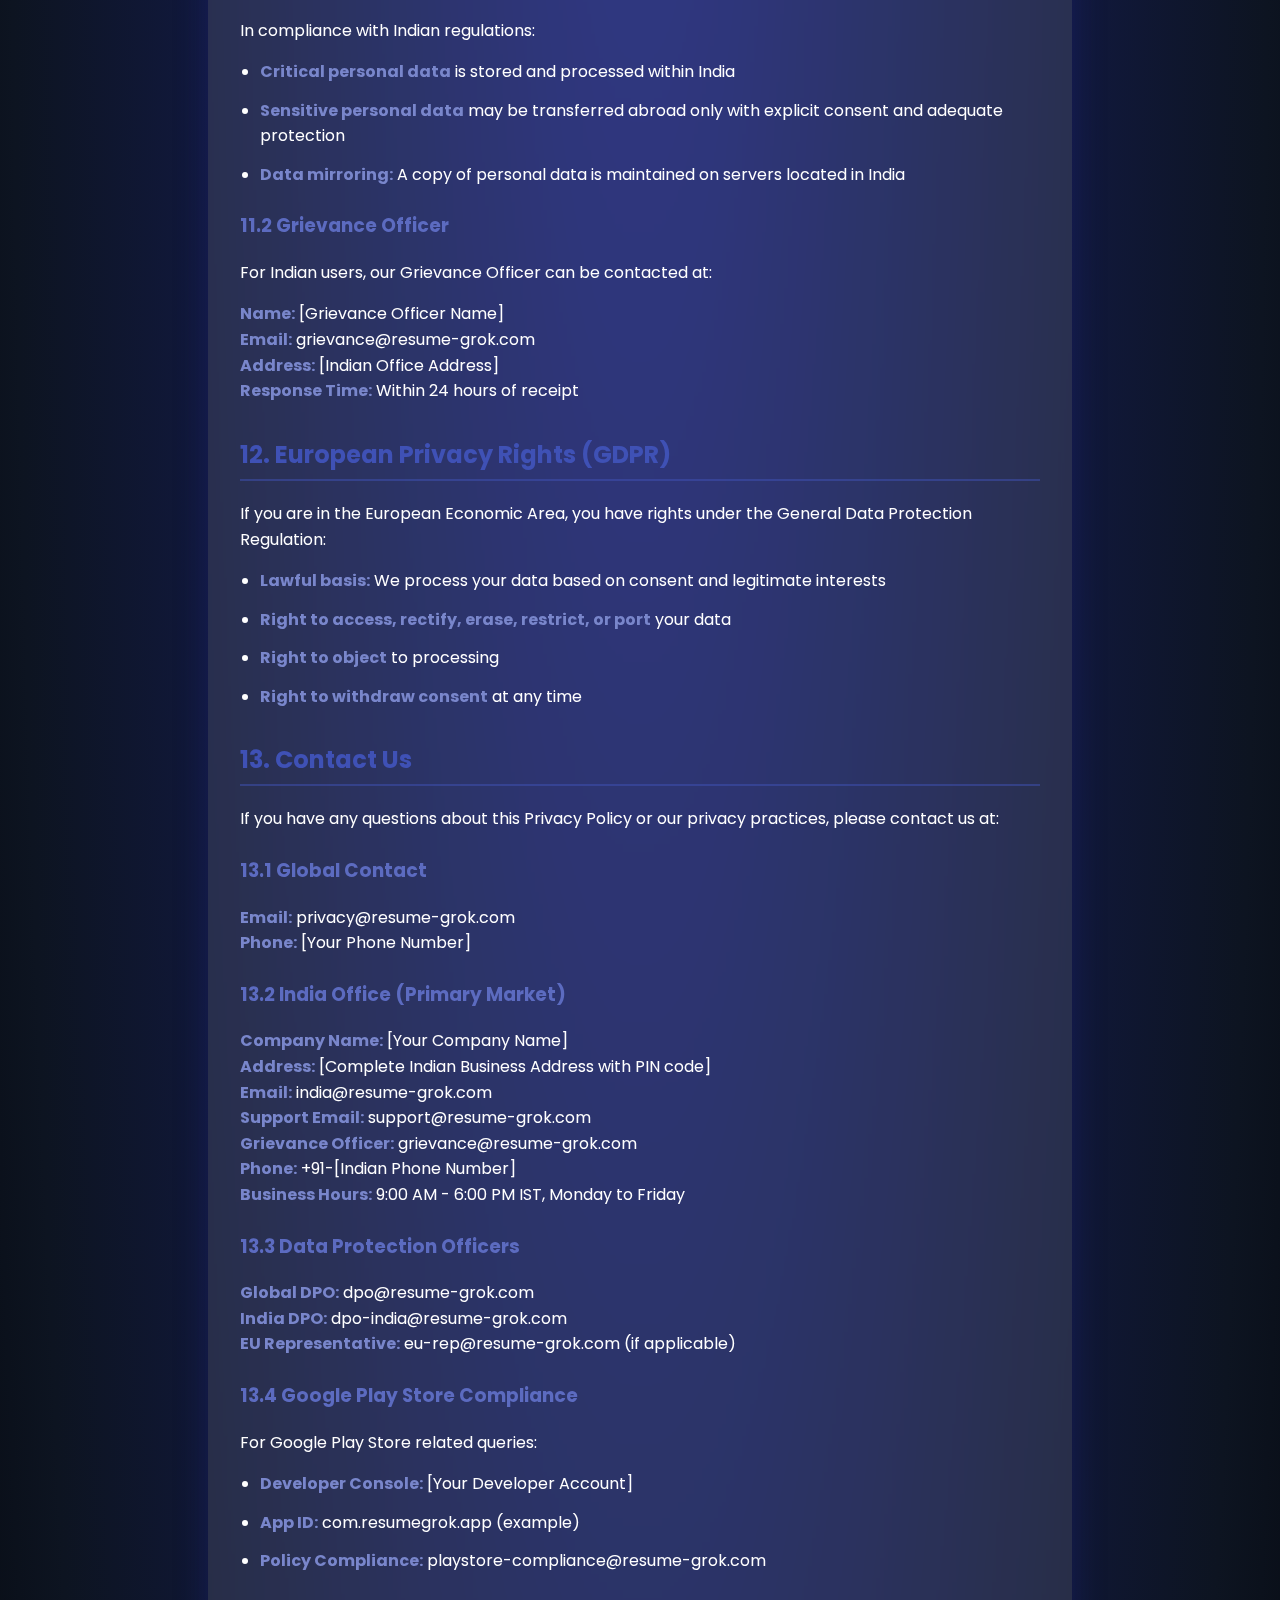
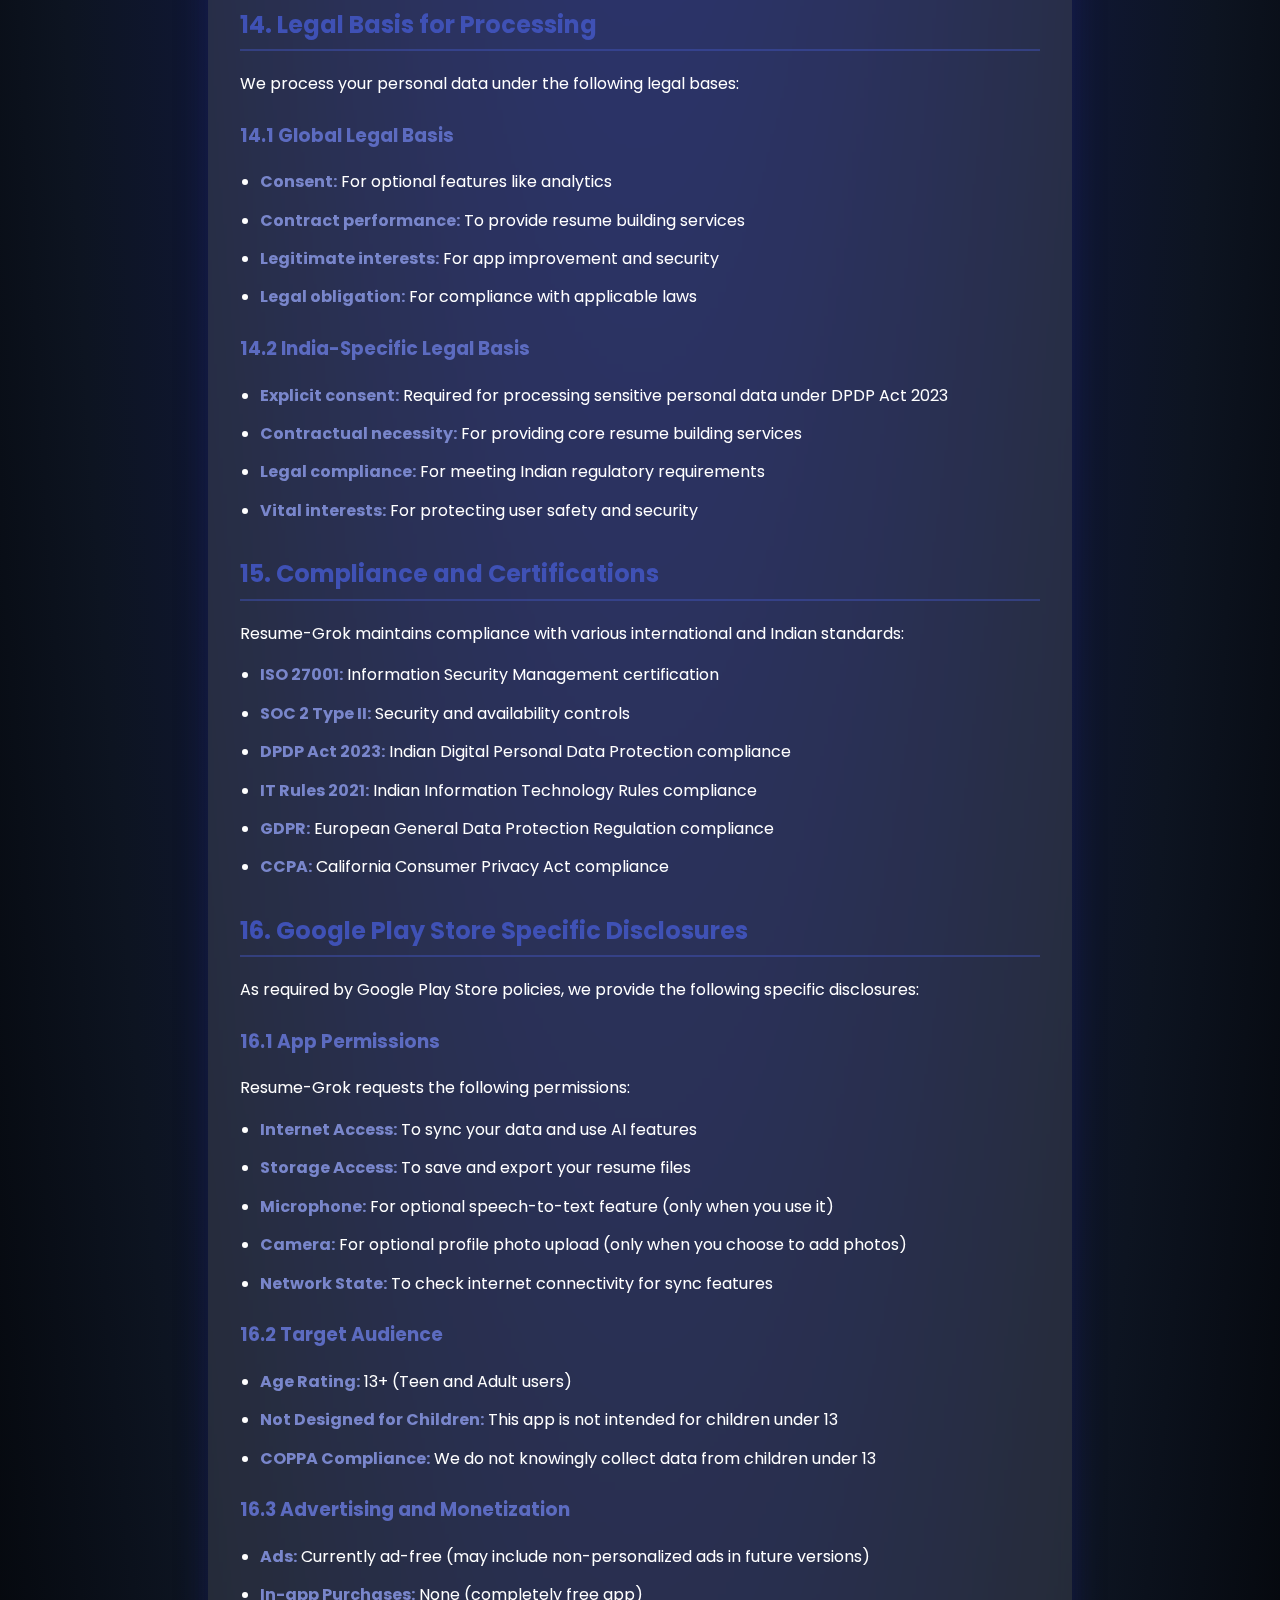
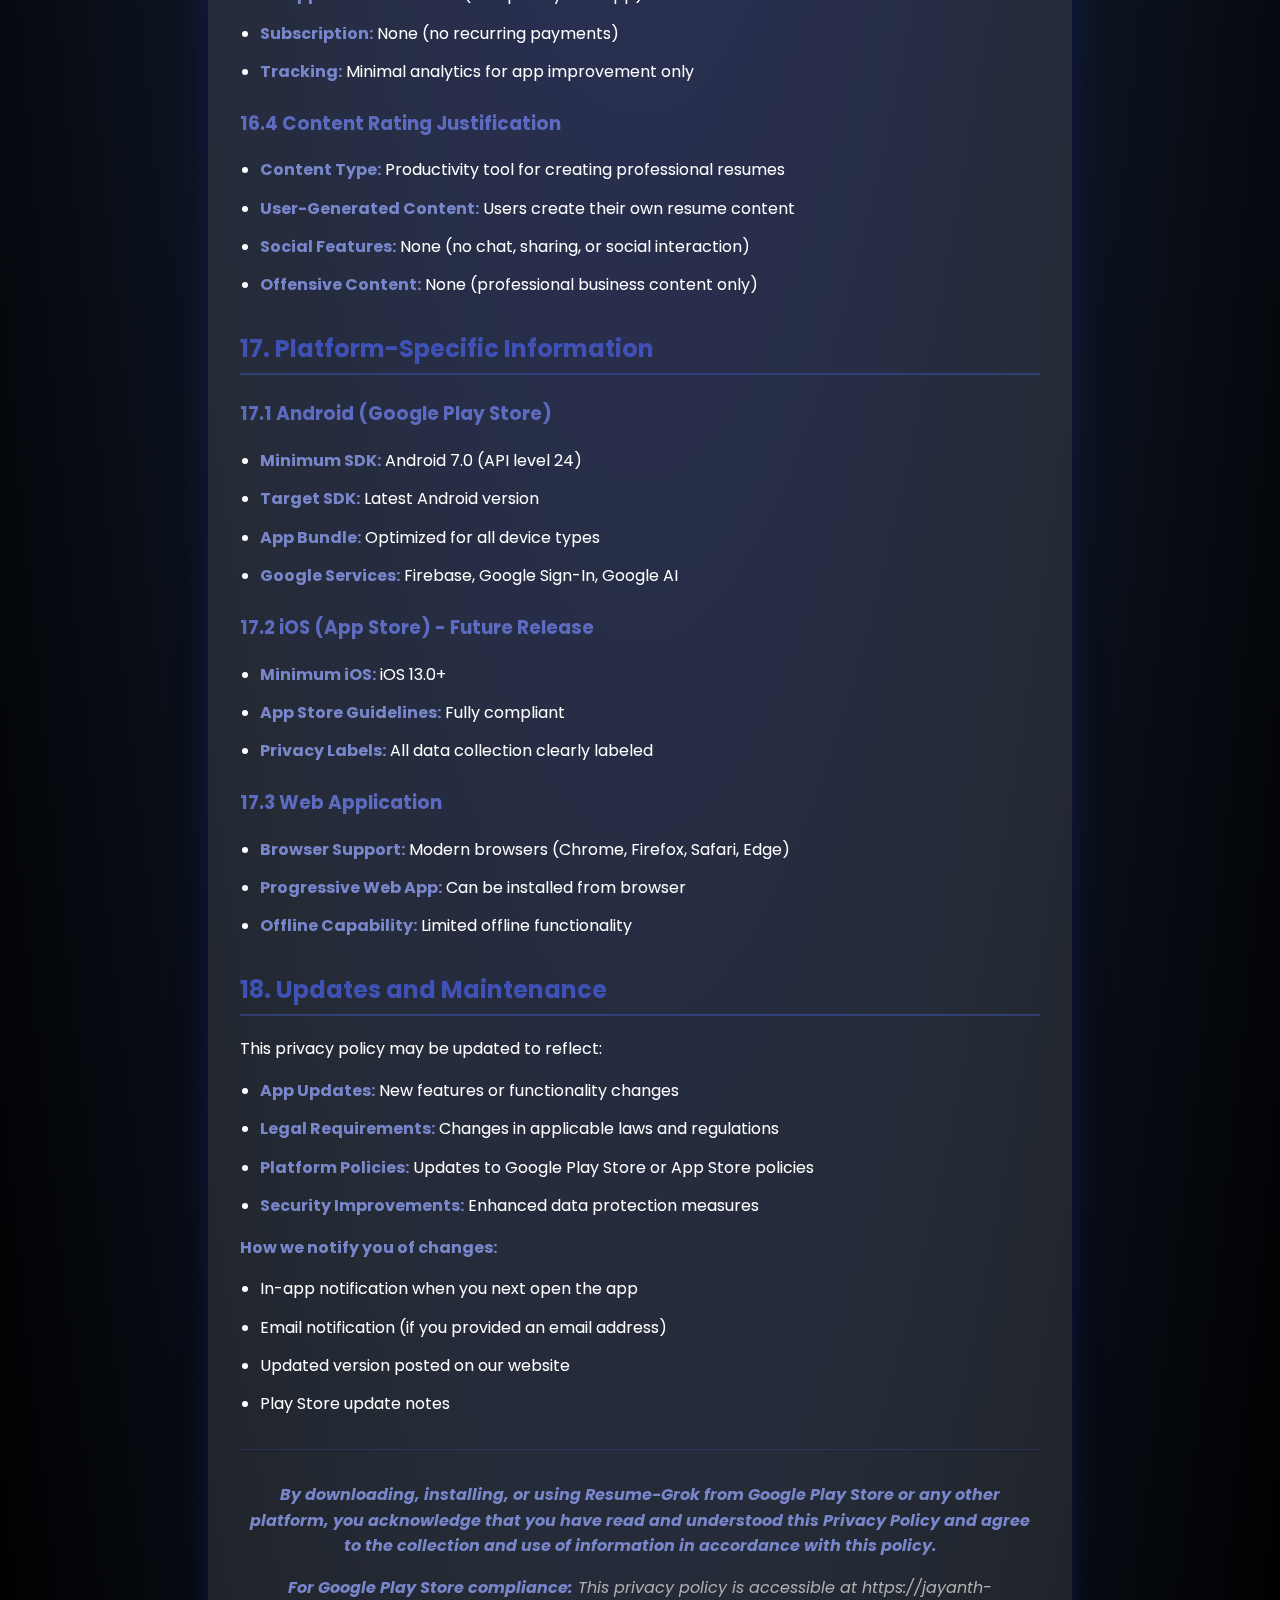
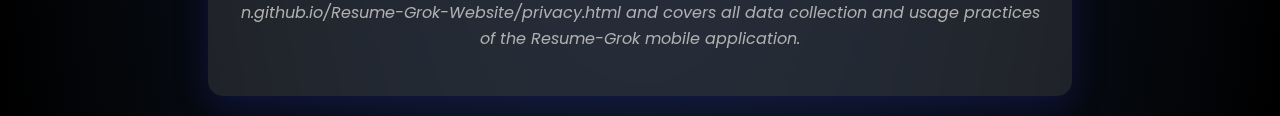
<file: privacy.html>
<!DOCTYPE html>
<html lang="en">
<head>
    <meta charset="UTF-8">
    <meta name="viewport" content="width=device-width, initial-scale=1.0">
    <title>Privacy Policy - Resume-Grok</title>
    <style>
        @import url('https://fonts.googleapis.com/css2?family=Poppins:wght@400;600&display=swap');
        
        body {
            font-family: 'Poppins', sans-serif;
            background: radial-gradient(ellipse at center, #1a237e 0%, #0d1421 70%, #000000 100%);
            color: #ffffff;
            margin: 0;
            padding: 20px;
            line-height: 1.6;
        }
        
        .container {
            max-width: 800px;
            margin: 0 auto;
            background: rgba(255, 255, 255, 0.1);
            padding: 2rem;
            border-radius: 15px;
            box-shadow: 0 8px 32px 0 rgba(31, 38, 135, 0.37);
            backdrop-filter: blur(4px);
        }
        
        h1 {
            text-align: center;
            color: #ffffff;
            text-shadow: 0 0 20px rgba(63, 81, 181, 0.8);
            margin-bottom: 2rem;
        }
        
        h2 {
            color: #3f51b5;
            border-bottom: 2px solid rgba(63, 81, 181, 0.5);
            padding-bottom: 5px;
            margin-top: 2rem;
        }
        
        h3 {
            color: #5c6bc0;
            margin-top: 1.5rem;
        }
        
        p, li {
            margin-bottom: 0.8rem;
        }
        
        ul {
            padding-left: 20px;
        }
        
        strong {
            color: #7986cb;
        }
        
        .effective-date {
            text-align: center;
            font-style: italic;
            margin-bottom: 2rem;
            color: #b0b0b0;
        }
        
        .footer-note {
            text-align: center;
            margin-top: 2rem;
            padding-top: 1rem;
            border-top: 1px solid rgba(63, 81, 181, 0.3);
            font-style: italic;
            color: #b0b0b0;
        }
    </style>
</head>
<body>
    <div class="container">
        <h1>Privacy Policy for Resume-Grok</h1>
        
        <div class="effective-date">
            <strong>Effective Date:</strong> September 13, 2025<br>
            <strong>Last Updated:</strong> September 13, 2025
        </div>

        <h2>1. Introduction</h2>
        <p>Welcome to Resume-Grok ("we," "our," or "us"). This Privacy Policy explains how we collect, use, disclose, and safeguard your information when you use our mobile application Resume-Grok (the "App") available on Google Play Store and other platforms. This policy applies to all users of our AI-powered resume building service worldwide.</p>
        
        <p><strong>App Details:</strong></p>
        <ul>
            <li><strong>App Name:</strong> Resume-Grok</li>
            <li><strong>Developer:</strong> [Your Company Name]</li>
            <li><strong>Primary Market:</strong> India and Global</li>
            <li><strong>Content Rating:</strong> Everyone (suitable for all ages above 13)</li>
            <li><strong>Category:</strong> Productivity</li>
        </ul>

        <p><strong>Contact Information:</strong></p>
        <ul>
            <li><strong>Developer Email:</strong> support@resume-grok.com</li>
            <li><strong>Privacy Email:</strong> privacy@resume-grok.com</li>
            <li><strong>Website:</strong> https://jayanth-n.github.io/Resume-Grok-Website/</li>
        </ul>

        <h2>2. Information We Collect</h2>
        
        <h3>2.1 Personal Information (Required for Play Store Compliance)</h3>
        <p>When you use Resume-Grok, we may collect the following personal information:</p>
        <ul>
            <li><strong>Account Information:</strong> Name, email address, phone number (optional)</li>
            <li><strong>Professional Information:</strong> LinkedIn profile, GitHub username, portfolio links</li>
            <li><strong>Resume Content:</strong> Work experience, education, skills, achievements, personal projects</li>
            <li><strong>Authentication Data:</strong> Google account information (when you sign in with Google)</li>
            <li><strong>Profile Photos:</strong> Optional profile pictures for resume headers</li>
        </ul>

        <h3>2.2 Audio Data (Speech-to-Text Feature)</h3>
        <ul>
            <li><strong>Voice Recordings:</strong> Temporary audio when using speech-to-text feature</li>
            <li><strong>Processing:</strong> Audio files are processed for transcription and immediately deleted</li>
            <li><strong>Storage:</strong> We do <strong>NOT</strong> store your voice recordings permanently</li>
            <li><strong>Third-party Processing:</strong> Google Gemini AI processes audio for transcription only</li>
        </ul>

        <h3>2.3 Usage and Analytics Data</h3>
        <ul>
            <li><strong>App Usage:</strong> Features used, time spent, actions performed</li>
            <li><strong>Device Information:</strong> Device type, OS version, app version, device ID</li>
            <li><strong>Performance Data:</strong> Crash reports, error logs, app performance metrics</li>
            <li><strong>Location Data:</strong> General location (country/region) for compliance purposes only</li>
        </ul>

        <h3>2.4 Technical and Security Data</h3>
        <ul>
            <li><strong>Network Information:</strong> IP addresses (for security and fraud prevention)</li>
            <li><strong>Session Data:</strong> Authentication tokens, session identifiers</li>
            <li><strong>File Metadata:</strong> Document creation dates, file sizes, format information</li>
            <li><strong>Security Logs:</strong> Login attempts, security events</li>
        </ul>

        <h3>2.5 Data We DO NOT Collect</h3>
        <ul>
            <li><strong>Financial Information:</strong> No credit card or payment data (app is free)</li>
            <li><strong>Biometric Data:</strong> No fingerprints, face recognition, or biometric identifiers</li>
            <li><strong>Precise Location:</strong> No GPS or exact location tracking</li>
            <li><strong>Contact Lists:</strong> No access to your device contacts</li>
            <li><strong>Camera/Gallery:</strong> No automatic access to photos (only when you choose to upload)</li>
        </ul>

        <h2>3. How We Use Your Information</h2>

        <h3>3.1 Core App Functionality</h3>
        <ul>
            <li><strong>Resume creation and editing</strong> using your provided information</li>
            <li><strong>AI-powered content generation</strong> to enhance your resume</li>
            <li><strong>PDF generation</strong> and <strong>file management</strong></li>
            <li><strong>User authentication</strong> and <strong>account management</strong></li>
        </ul>

        <h3>3.2 AI Processing</h3>
        <ul>
            <li><strong>Speech-to-text conversion</strong> using Google Gemini AI</li>
            <li><strong>Resume optimization</strong> based on job descriptions</li>
            <li><strong>Content suggestions</strong> and <strong>professional formatting</strong></li>
        </ul>

        <h3>3.3 Cloud Storage and Sync</h3>
        <ul>
            <li><strong>Secure storage</strong> of your resumes in Firebase Cloud Storage</li>
            <li><strong>Cross-device synchronization</strong> of your resume data</li>
            <li><strong>Backup and recovery</strong> of your resume content</li>
        </ul>

        <h2>4. Data Sharing and Third-Party Services</h2>

        <h3>4.1 Third-Party Integrations</h3>
        <p>We use the following third-party services that may have access to your data:</p>
        
        <p><strong>Google Services:</strong></p>
        <ul>
            <li><strong>Firebase Authentication</strong> for secure login</li>
            <li><strong>Firebase Cloud Firestore</strong> for data storage</li>
            <li><strong>Firebase Cloud Storage</strong> for file storage</li>
            <li><strong>Google Gemini AI</strong> for speech processing and content generation</li>
            <li><strong>Google Sign-In</strong> for authentication</li>
        </ul>

        <p><strong>What we share:</strong></p>
        <ul>
            <li>Audio data (temporarily) with Google Gemini AI for transcription</li>
            <li>Resume content with AI services for optimization and formatting</li>
            <li>Authentication data with Google for login purposes</li>
        </ul>

        <h3>4.2 Data Processing Locations</h3>
        <p>Your data may be processed and stored in:</p>
        <ul>
            <li><strong>United States</strong> (Google Cloud/Firebase servers)</li>
            <li><strong>Other regions</strong> where Google maintains data centers</li>
        </ul>

        <h3>4.3 India-Specific Data Handling</h3>
        <p>For Indian users, we ensure compliance with local regulations:</p>
        <ul>
            <li><strong>Data localization:</strong> Critical personal data is stored on servers within India</li>
            <li><strong>Cross-border transfers:</strong> Only with explicit consent and adequate safeguards</li>
            <li><strong>Sensitive data protection:</strong> Enhanced security for financial and biometric data</li>
            <li><strong>Consent management:</strong> Clear, granular consent mechanisms for Indian users</li>
        </ul>

        <h3>5.1 Security Measures</h3>
        <p>We implement appropriate security measures to protect your information:</p>
        <ul>
            <li><strong>Encryption in transit</strong> and <strong>at rest</strong></li>
            <li><strong>Secure authentication</strong> using Google OAuth</li>
            <li><strong>Access controls</strong> and <strong>user authentication</strong></li>
            <li><strong>Regular security monitoring</strong> and <strong>updates</strong></li>
        </ul>

        <h3>5.2 Data Retention</h3>
        <ul>
            <li><strong>Resume data:</strong> Stored until you delete your account or individual resumes</li>
            <li><strong>Audio recordings:</strong> Immediately deleted after transcription</li>
            <li><strong>Usage analytics:</strong> Retained for up to 24 months</li>
            <li><strong>Account information:</strong> Retained until account deletion</li>
        </ul>

        <h2>6. Your Rights and Choices</h2>

        <h3>6.1 Access and Control</h3>
        <p>You have the right to:</p>
        <ul>
            <li><strong>Access</strong> your personal data stored in the app</li>
            <li><strong>Update or correct</strong> your resume information</li>
            <li><strong>Download</strong> your resume data</li>
            <li><strong>Delete</strong> individual resumes or your entire account</li>
        </ul>

        <h3>6.2 Data Portability</h3>
        <ul>
            <li><strong>Export</strong> your resume data in JSON or PDF format</li>
            <li><strong>Transfer</strong> your data to other resume building services</li>
        </ul>

        <h3>6.3 Communication Preferences</h3>
        <ul>
            <li><strong>Opt-out</strong> of non-essential communications</li>
            <li><strong>Control</strong> notification settings within the app</li>
        </ul>

        <h2>7. Children's Privacy</h2>
        <p>Resume-Grok is not intended for children under 13 years of age. We do not knowingly collect personal information from children under 13. If we discover that a child under 13 has provided us with personal information, we will delete such information immediately.</p>

        <h2>8. International Data Transfers</h2>
        <p>Your information may be transferred to and processed in countries other than your own. We ensure appropriate safeguards are in place to protect your data during international transfers, in compliance with applicable data protection laws.</p>
        
        <h3>8.1 India-Specific Transfer Restrictions</h3>
        <p>For Indian users, in compliance with Indian data protection laws:</p>
        <ul>
            <li><strong>Critical personal data</strong> remains within India and is not transferred abroad</li>
            <li><strong>Sensitive personal data</strong> transfers require explicit consent and government approval where applicable</li>
            <li><strong>Standard contractual clauses</strong> are used for any permitted international transfers</li>
            <li><strong>Adequacy decisions</strong> are respected for transfers to countries with adequate data protection</li>
        </ul>

        <h2>9. Changes to This Privacy Policy</h2>
        <p>We may update this Privacy Policy from time to time. We will notify you of any changes by:</p>
        <ul>
            <li><strong>Posting</strong> the new Privacy Policy in the app</li>
            <li><strong>Sending</strong> you an email notification (if you have provided an email address)</li>
            <li><strong>Displaying</strong> a prominent notice in the app</li>
        </ul>

        <h2>10. California Privacy Rights (CCPA)</h2>
        <p>If you are a California resident, you have additional rights under the California Consumer Privacy Act:</p>
        <ul>
            <li><strong>Right to know</strong> what personal information we collect and how it's used</li>
            <li><strong>Right to delete</strong> your personal information</li>
            <li><strong>Right to opt-out</strong> of the sale of personal information (we do not sell personal information)</li>
            <li><strong>Right to non-discrimination</strong> for exercising your privacy rights</li>
        </ul>

        <h2>11. Indian Privacy Rights (DPDP Act 2023)</h2>
        <p>If you are an Indian resident, you have rights under the Digital Personal Data Protection Act (DPDP) 2023:</p>
        <ul>
            <li><strong>Right to information:</strong> Know what personal data we process and how it's used</li>
            <li><strong>Right to correction and erasure:</strong> Correct inaccurate data or request deletion</li>
            <li><strong>Right to grievance redressal:</strong> File complaints with our Data Protection Officer</li>
            <li><strong>Right to nominate:</strong> Nominate another person to exercise your rights in case of death or incapacity</li>
            <li><strong>Consent requirements:</strong> We obtain clear, specific consent for data processing</li>
            <li><strong>Data localization:</strong> Certain sensitive personal data is stored within India as required by law</li>
        </ul>

        <h3>11.1 Indian Data Localization</h3>
        <p>In compliance with Indian regulations:</p>
        <ul>
            <li><strong>Critical personal data</strong> is stored and processed within India</li>
            <li><strong>Sensitive personal data</strong> may be transferred abroad only with explicit consent and adequate protection</li>
            <li><strong>Data mirroring:</strong> A copy of personal data is maintained on servers located in India</li>
        </ul>

        <h3>11.2 Grievance Officer</h3>
        <p>For Indian users, our Grievance Officer can be contacted at:</p>
        <p>
            <strong>Name:</strong> [Grievance Officer Name]<br>
            <strong>Email:</strong> grievance@resume-grok.com<br>
            <strong>Address:</strong> [Indian Office Address]<br>
            <strong>Response Time:</strong> Within 24 hours of receipt
        </p>

        <h2>12. European Privacy Rights (GDPR)</h2>
        <p>If you are in the European Economic Area, you have rights under the General Data Protection Regulation:</p>
        <ul>
            <li><strong>Lawful basis:</strong> We process your data based on consent and legitimate interests</li>
            <li><strong>Right to access, rectify, erase, restrict, or port</strong> your data</li>
            <li><strong>Right to object</strong> to processing</li>
            <li><strong>Right to withdraw consent</strong> at any time</li>
        </ul>

        <h2>13. Contact Us</h2>
        <p>If you have any questions about this Privacy Policy or our privacy practices, please contact us at:</p>
        
        <h3>13.1 Global Contact</h3>
        <p>
            <strong>Email:</strong> privacy@resume-grok.com<br>
            <strong>Phone:</strong> [Your Phone Number]
        </p>

        <h3>13.2 India Office (Primary Market)</h3>
        <p>
            <strong>Company Name:</strong> [Your Company Name]<br>
            <strong>Address:</strong> [Complete Indian Business Address with PIN code]<br>
            <strong>Email:</strong> india@resume-grok.com<br>
            <strong>Support Email:</strong> support@resume-grok.com<br>
            <strong>Grievance Officer:</strong> grievance@resume-grok.com<br>
            <strong>Phone:</strong> +91-[Indian Phone Number]<br>
            <strong>Business Hours:</strong> 9:00 AM - 6:00 PM IST, Monday to Friday
        </p>

        <h3>13.3 Data Protection Officers</h3>
        <p>
            <strong>Global DPO:</strong> dpo@resume-grok.com<br>
            <strong>India DPO:</strong> dpo-india@resume-grok.com<br>
            <strong>EU Representative:</strong> eu-rep@resume-grok.com (if applicable)
        </p>

        <h3>13.4 Google Play Store Compliance</h3>
        <p>For Google Play Store related queries:</p>
        <ul>
            <li><strong>Developer Console:</strong> [Your Developer Account]</li>
            <li><strong>App ID:</strong> com.resumegrok.app (example)</li>
            <li><strong>Policy Compliance:</strong> playstore-compliance@resume-grok.com</li>
        </ul>

        <h2>14. Legal Basis for Processing</h2>
        <p>We process your personal data under the following legal bases:</p>
        
        <h3>14.1 Global Legal Basis</h3>
        <ul>
            <li><strong>Consent:</strong> For optional features like analytics</li>
            <li><strong>Contract performance:</strong> To provide resume building services</li>
            <li><strong>Legitimate interests:</strong> For app improvement and security</li>
            <li><strong>Legal obligation:</strong> For compliance with applicable laws</li>
        </ul>

        <h3>14.2 India-Specific Legal Basis</h3>
        <ul>
            <li><strong>Explicit consent:</strong> Required for processing sensitive personal data under DPDP Act 2023</li>
            <li><strong>Contractual necessity:</strong> For providing core resume building services</li>
            <li><strong>Legal compliance:</strong> For meeting Indian regulatory requirements</li>
            <li><strong>Vital interests:</strong> For protecting user safety and security</li>
        </ul>

        <h2>15. Compliance and Certifications</h2>
        <p>Resume-Grok maintains compliance with various international and Indian standards:</p>
        <ul>
            <li><strong>ISO 27001:</strong> Information Security Management certification</li>
            <li><strong>SOC 2 Type II:</strong> Security and availability controls</li>
            <li><strong>DPDP Act 2023:</strong> Indian Digital Personal Data Protection compliance</li>
            <li><strong>IT Rules 2021:</strong> Indian Information Technology Rules compliance</li>
            <li><strong>GDPR:</strong> European General Data Protection Regulation compliance</li>
            <li><strong>CCPA:</strong> California Consumer Privacy Act compliance</li>
        </ul>

        <h2>16. Google Play Store Specific Disclosures</h2>
        <p>As required by Google Play Store policies, we provide the following specific disclosures:</p>
        
        <h3>16.1 App Permissions</h3>
        <p>Resume-Grok requests the following permissions:</p>
        <ul>
            <li><strong>Internet Access:</strong> To sync your data and use AI features</li>
            <li><strong>Storage Access:</strong> To save and export your resume files</li>
            <li><strong>Microphone:</strong> For optional speech-to-text feature (only when you use it)</li>
            <li><strong>Camera:</strong> For optional profile photo upload (only when you choose to add photos)</li>
            <li><strong>Network State:</strong> To check internet connectivity for sync features</li>
        </ul>

        <h3>16.2 Target Audience</h3>
        <ul>
            <li><strong>Age Rating:</strong> 13+ (Teen and Adult users)</li>
            <li><strong>Not Designed for Children:</strong> This app is not intended for children under 13</li>
            <li><strong>COPPA Compliance:</strong> We do not knowingly collect data from children under 13</li>
        </ul>

        <h3>16.3 Advertising and Monetization</h3>
        <ul>
            <li><strong>Ads:</strong> Currently ad-free (may include non-personalized ads in future versions)</li>
            <li><strong>In-app Purchases:</strong> None (completely free app)</li>
            <li><strong>Subscription:</strong> None (no recurring payments)</li>
            <li><strong>Tracking:</strong> Minimal analytics for app improvement only</li>
        </ul>

        <h3>16.4 Content Rating Justification</h3>
        <ul>
            <li><strong>Content Type:</strong> Productivity tool for creating professional resumes</li>
            <li><strong>User-Generated Content:</strong> Users create their own resume content</li>
            <li><strong>Social Features:</strong> None (no chat, sharing, or social interaction)</li>
            <li><strong>Offensive Content:</strong> None (professional business content only)</li>
        </ul>

        <h2>17. Platform-Specific Information</h2>
        
        <h3>17.1 Android (Google Play Store)</h3>
        <ul>
            <li><strong>Minimum SDK:</strong> Android 7.0 (API level 24)</li>
            <li><strong>Target SDK:</strong> Latest Android version</li>
            <li><strong>App Bundle:</strong> Optimized for all device types</li>
            <li><strong>Google Services:</strong> Firebase, Google Sign-In, Google AI</li>
        </ul>

        <h3>17.2 iOS (App Store) - Future Release</h3>
        <ul>
            <li><strong>Minimum iOS:</strong> iOS 13.0+</li>
            <li><strong>App Store Guidelines:</strong> Fully compliant</li>
            <li><strong>Privacy Labels:</strong> All data collection clearly labeled</li>
        </ul>

        <h3>17.3 Web Application</h3>
        <ul>
            <li><strong>Browser Support:</strong> Modern browsers (Chrome, Firefox, Safari, Edge)</li>
            <li><strong>Progressive Web App:</strong> Can be installed from browser</li>
            <li><strong>Offline Capability:</strong> Limited offline functionality</li>
        </ul>
                    <h2>18. Updates and Maintenance</h2>
        <p>This privacy policy may be updated to reflect:</p>
        <ul>
            <li><strong>App Updates:</strong> New features or functionality changes</li>
            <li><strong>Legal Requirements:</strong> Changes in applicable laws and regulations</li>
            <li><strong>Platform Policies:</strong> Updates to Google Play Store or App Store policies</li>
            <li><strong>Security Improvements:</strong> Enhanced data protection measures</li>
        </ul>

        <p><strong>How we notify you of changes:</strong></p>
        <ul>
            <li>In-app notification when you next open the app</li>
            <li>Email notification (if you provided an email address)</li>
            <li>Updated version posted on our website</li>
            <li>Play Store update notes</li>
        </ul>

        <div class="footer-note">
            <p><strong>By downloading, installing, or using Resume-Grok from Google Play Store or any other platform, you acknowledge that you have read and understood this Privacy Policy and agree to the collection and use of information in accordance with this policy.</strong></p>
            
            <p><strong>For Google Play Store compliance:</strong> This privacy policy is accessible at https://jayanth-n.github.io/Resume-Grok-Website/privacy.html and covers all data collection and usage practices of the Resume-Grok mobile application.</p>
        </div>
        </div>
    </div>
</body>
</html>
</file>
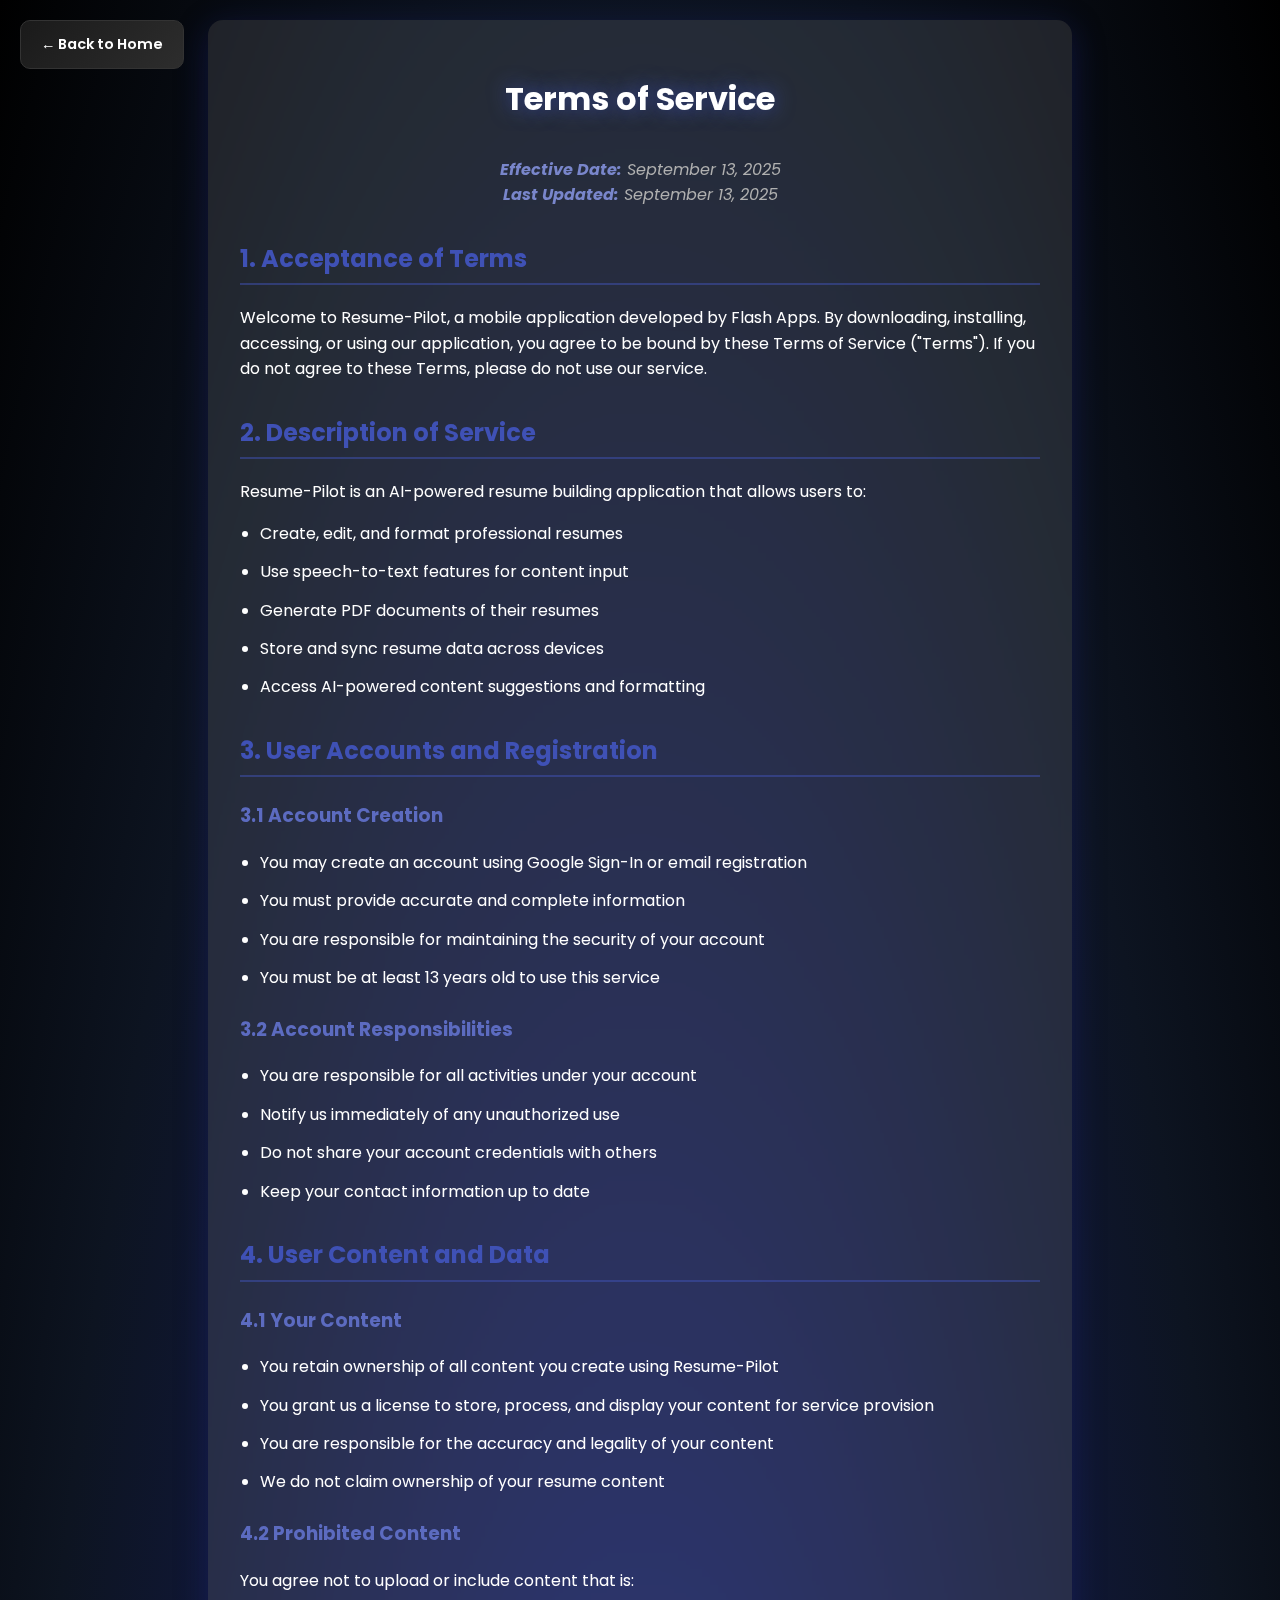
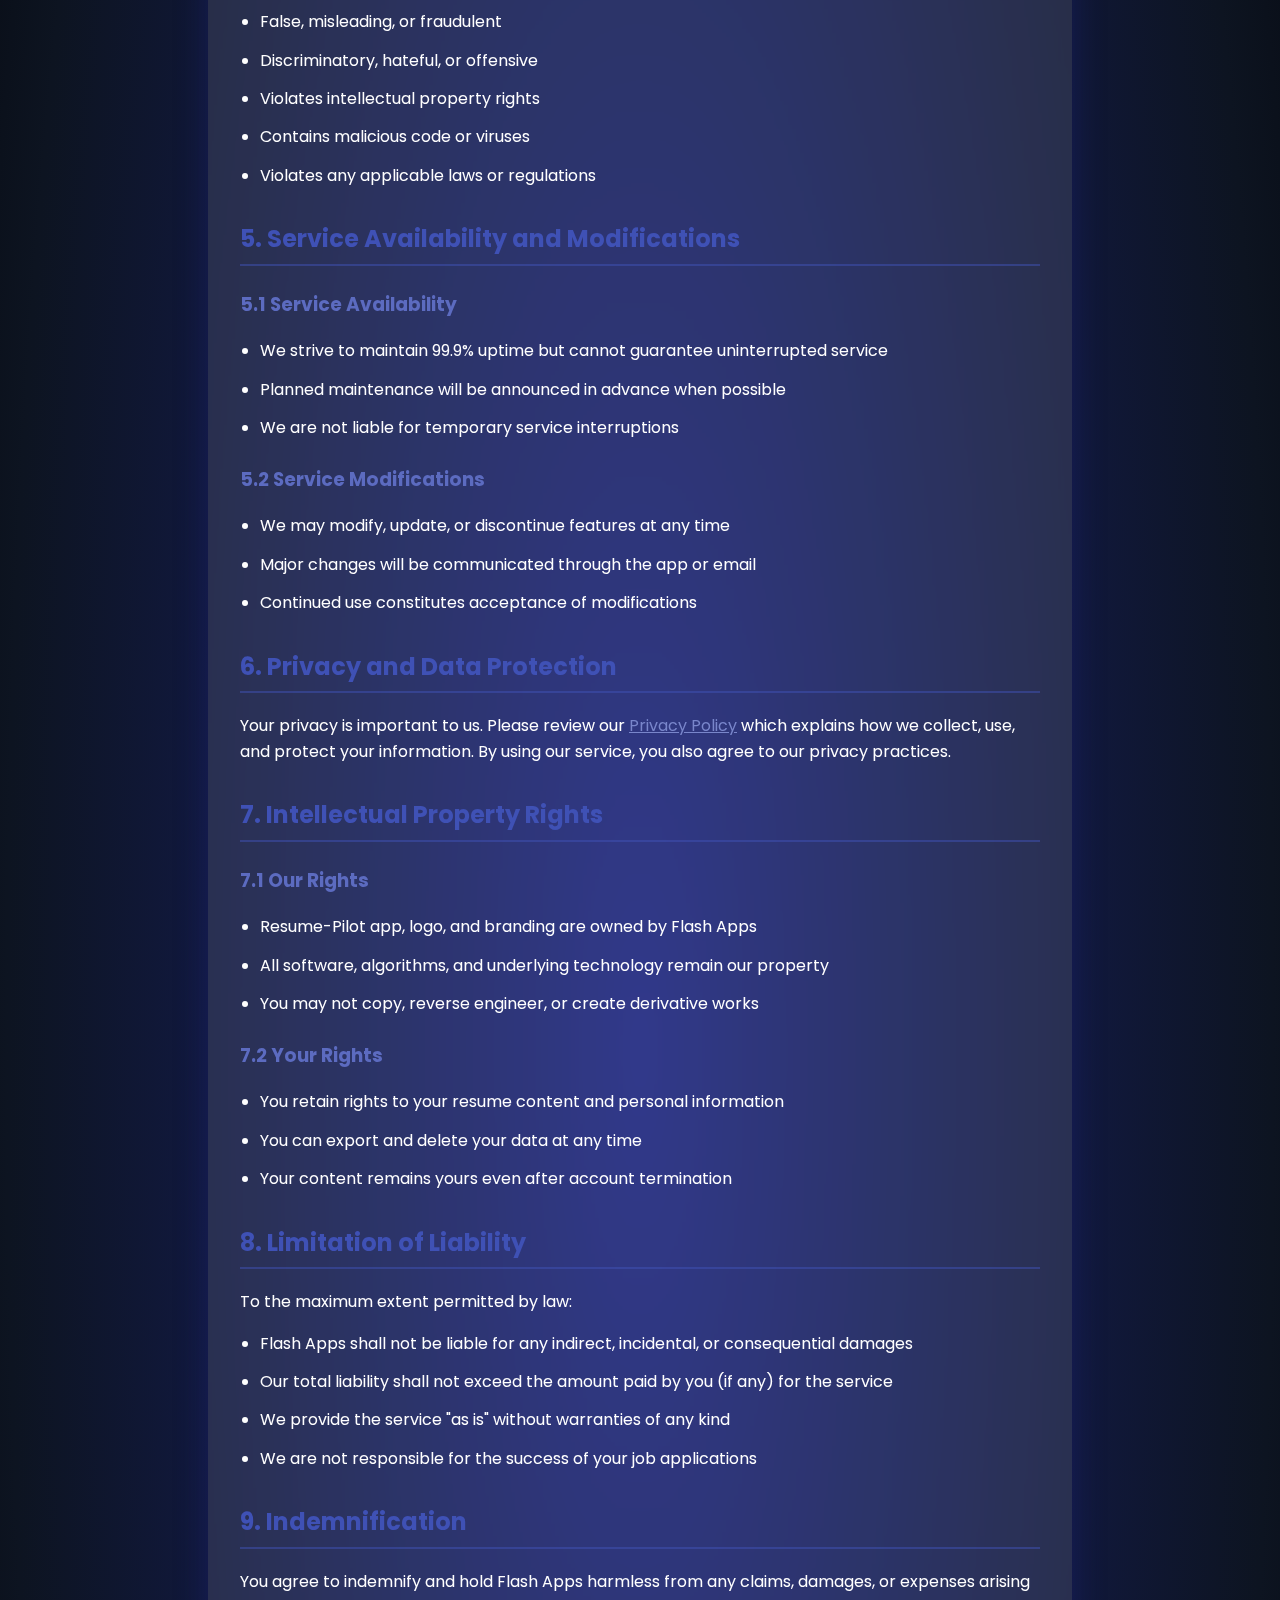
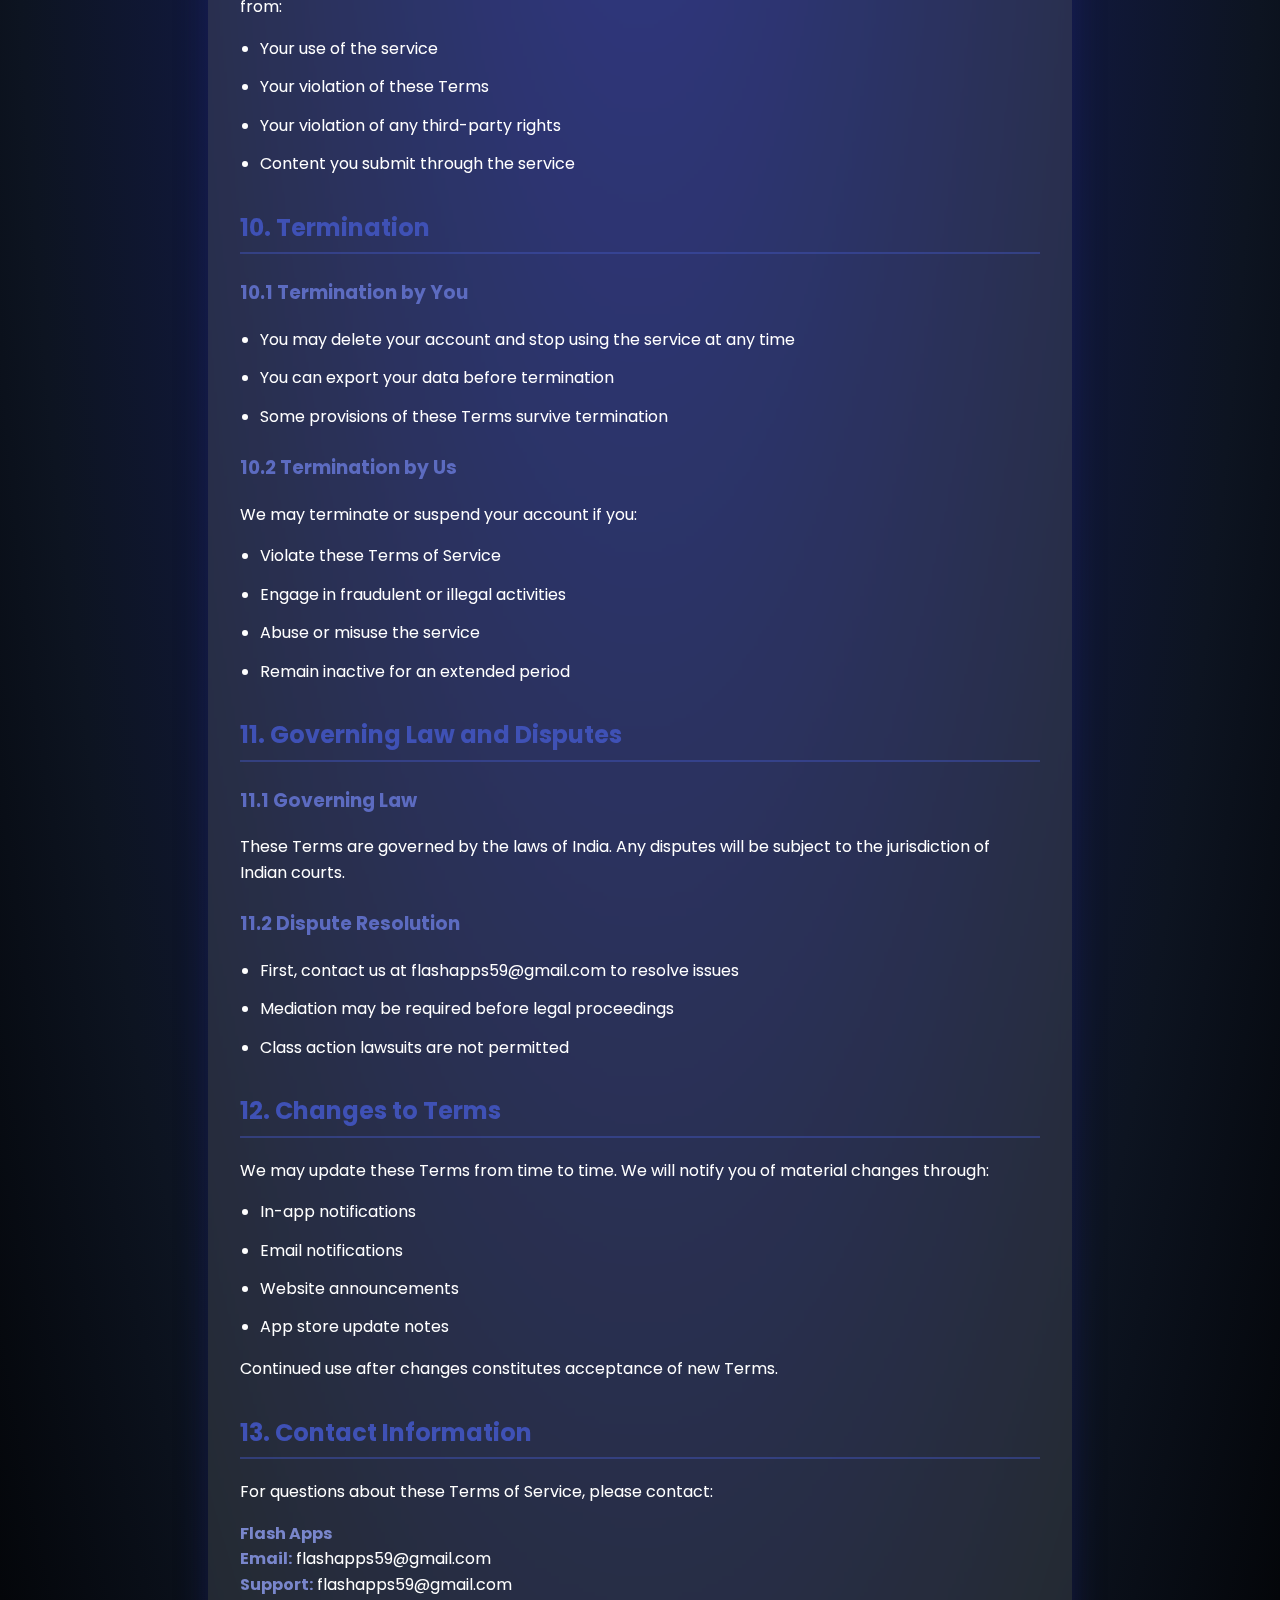
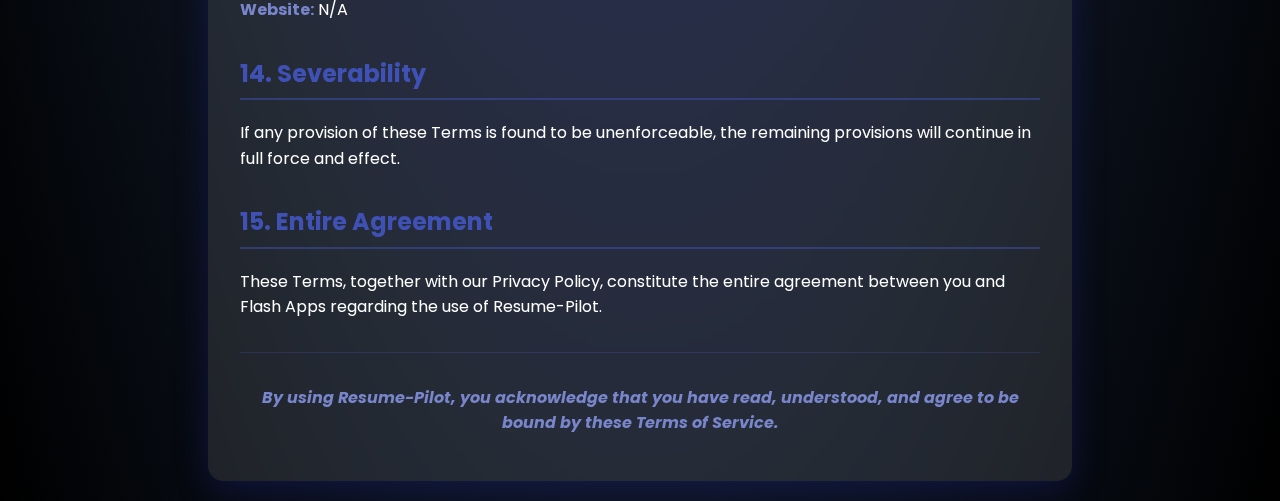
<file: terms.html>
<!DOCTYPE html>
<html lang="en">
<head>
    <meta charset="UTF-8">
    <meta name="viewport" content="width=device-width, initial-scale=1.0">
    <title>Terms of Service - Resume-Pilot</title>
    <style>
        @import url('https://fonts.googleapis.com/css2?family=Poppins:wght@400;600&display=swap');
        
        body {
            font-family: 'Poppins', sans-serif;
            background: radial-gradient(ellipse at center, #1a237e 0%, #0d1421 70%, #000000 100%);
            color: #ffffff;
            margin: 0;
            padding: 20px;
            line-height: 1.6;
        }
        
        .back-button {
            position: fixed;
            top: 20px;
            left: 20px;
            background: linear-gradient(135deg, #1a1a1a 0%, #2d2d2d 100%);
            color: #ffffff;
            text-decoration: none;
            padding: 12px 20px;
            border-radius: 10px;
            font-weight: 600;
            font-size: 0.9rem;
            border: 1px solid #333;
            backdrop-filter: blur(10px);
            transition: all 0.3s ease;
            z-index: 1000;
            display: flex;
            align-items: center;
            gap: 8px;
        }
        
        .back-button:hover {
            background: linear-gradient(135deg, #2d2d2d 0%, #4a4a4a 100%);
            transform: translateY(-2px);
            box-shadow: 0 5px 15px rgba(0, 0, 0, 0.3);
        }
        
        .container {
            max-width: 800px;
            margin: 0 auto;
            background: rgba(255, 255, 255, 0.1);
            padding: 2rem;
            border-radius: 15px;
            box-shadow: 0 8px 32px 0 rgba(31, 38, 135, 0.37);
            backdrop-filter: blur(4px);
        }
        
        h1 {
            text-align: center;
            color: #ffffff;
            text-shadow: 0 0 20px rgba(63, 81, 181, 0.8);
            margin-bottom: 2rem;
        }
        
        h2 {
            color: #3f51b5;
            border-bottom: 2px solid rgba(63, 81, 181, 0.5);
            padding-bottom: 5px;
            margin-top: 2rem;
        }
        
        h3 {
            color: #5c6bc0;
            margin-top: 1.5rem;
        }
        
        p, li {
            margin-bottom: 0.8rem;
        }
        
        ul {
            padding-left: 20px;
        }
        
        strong {
            color: #7986cb;
        }
        
        .effective-date {
            text-align: center;
            font-style: italic;
            margin-bottom: 2rem;
            color: #b0b0b0;
        }
        
        .footer-note {
            text-align: center;
            margin-top: 2rem;
            padding-top: 1rem;
            border-top: 1px solid rgba(63, 81, 181, 0.3);
            font-style: italic;
            color: #b0b0b0;
        }

        .back-link {
            display: inline-block;
            margin-bottom: 2rem;
            padding: 0.5rem 1rem;
            background: rgba(63, 81, 181, 0.8);
            color: #fff;
            text-decoration: none;
            border-radius: 8px;
            transition: all 0.3s ease;
        }

        .back-link:hover {
            background: rgba(63, 81, 181, 1);
            transform: translateY(-2px);
        }
    </style>
</head>
<body>
    <a href="index.html" class="back-button">
        ← Back to Home
    </a>
    
    <div class="container">
        <h1>Terms of Service</h1>
        
        <div class="effective-date">
            <strong>Effective Date:</strong> September 13, 2025<br>
            <strong>Last Updated:</strong> September 13, 2025
        </div>

        <h2>1. Acceptance of Terms</h2>
        <p>Welcome to Resume-Pilot, a mobile application developed by Flash Apps. By downloading, installing, accessing, or using our application, you agree to be bound by these Terms of Service ("Terms"). If you do not agree to these Terms, please do not use our service.</p>

        <h2>2. Description of Service</h2>
        <p>Resume-Pilot is an AI-powered resume building application that allows users to:</p>
        <ul>
            <li>Create, edit, and format professional resumes</li>
            <li>Use speech-to-text features for content input</li>
            <li>Generate PDF documents of their resumes</li>
            <li>Store and sync resume data across devices</li>
            <li>Access AI-powered content suggestions and formatting</li>
        </ul>

        <h2>3. User Accounts and Registration</h2>
        <h3>3.1 Account Creation</h3>
        <ul>
            <li>You may create an account using Google Sign-In or email registration</li>
            <li>You must provide accurate and complete information</li>
            <li>You are responsible for maintaining the security of your account</li>
            <li>You must be at least 13 years old to use this service</li>
        </ul>

        <h3>3.2 Account Responsibilities</h3>
        <ul>
            <li>You are responsible for all activities under your account</li>
            <li>Notify us immediately of any unauthorized use</li>
            <li>Do not share your account credentials with others</li>
            <li>Keep your contact information up to date</li>
        </ul>

        <h2>4. User Content and Data</h2>
        <h3>4.1 Your Content</h3>
        <ul>
            <li>You retain ownership of all content you create using Resume-Pilot</li>
            <li>You grant us a license to store, process, and display your content for service provision</li>
            <li>You are responsible for the accuracy and legality of your content</li>
            <li>We do not claim ownership of your resume content</li>
        </ul>

        <h3>4.2 Prohibited Content</h3>
        <p>You agree not to upload or include content that is:</p>
        <ul>
            <li>False, misleading, or fraudulent</li>
            <li>Discriminatory, hateful, or offensive</li>
            <li>Violates intellectual property rights</li>
            <li>Contains malicious code or viruses</li>
            <li>Violates any applicable laws or regulations</li>
        </ul>

        <h2>5. Service Availability and Modifications</h2>
        <h3>5.1 Service Availability</h3>
        <ul>
            <li>We strive to maintain 99.9% uptime but cannot guarantee uninterrupted service</li>
            <li>Planned maintenance will be announced in advance when possible</li>
            <li>We are not liable for temporary service interruptions</li>
        </ul>

        <h3>5.2 Service Modifications</h3>
        <ul>
            <li>We may modify, update, or discontinue features at any time</li>
            <li>Major changes will be communicated through the app or email</li>
            <li>Continued use constitutes acceptance of modifications</li>
        </ul>

        <h2>6. Privacy and Data Protection</h2>
        <p>Your privacy is important to us. Please review our <a href="privacy.html" style="color: #7986cb;">Privacy Policy</a> which explains how we collect, use, and protect your information. By using our service, you also agree to our privacy practices.</p>

        <h2>7. Intellectual Property Rights</h2>
        <h3>7.1 Our Rights</h3>
        <ul>
            <li>Resume-Pilot app, logo, and branding are owned by Flash Apps</li>
            <li>All software, algorithms, and underlying technology remain our property</li>
            <li>You may not copy, reverse engineer, or create derivative works</li>
        </ul>

        <h3>7.2 Your Rights</h3>
        <ul>
            <li>You retain rights to your resume content and personal information</li>
            <li>You can export and delete your data at any time</li>
            <li>Your content remains yours even after account termination</li>
        </ul>

        <h2>8. Limitation of Liability</h2>
        <p>To the maximum extent permitted by law:</p>
        <ul>
            <li>Flash Apps shall not be liable for any indirect, incidental, or consequential damages</li>
            <li>Our total liability shall not exceed the amount paid by you (if any) for the service</li>
            <li>We provide the service "as is" without warranties of any kind</li>
            <li>We are not responsible for the success of your job applications</li>
        </ul>

        <h2>9. Indemnification</h2>
        <p>You agree to indemnify and hold Flash Apps harmless from any claims, damages, or expenses arising from:</p>
        <ul>
            <li>Your use of the service</li>
            <li>Your violation of these Terms</li>
            <li>Your violation of any third-party rights</li>
            <li>Content you submit through the service</li>
        </ul>

        <h2>10. Termination</h2>
        <h3>10.1 Termination by You</h3>
        <ul>
            <li>You may delete your account and stop using the service at any time</li>
            <li>You can export your data before termination</li>
            <li>Some provisions of these Terms survive termination</li>
        </ul>

        <h3>10.2 Termination by Us</h3>
        <p>We may terminate or suspend your account if you:</p>
        <ul>
            <li>Violate these Terms of Service</li>
            <li>Engage in fraudulent or illegal activities</li>
            <li>Abuse or misuse the service</li>
            <li>Remain inactive for an extended period</li>
        </ul>

        <h2>11. Governing Law and Disputes</h2>
        <h3>11.1 Governing Law</h3>
        <p>These Terms are governed by the laws of India. Any disputes will be subject to the jurisdiction of Indian courts.</p>

        <h3>11.2 Dispute Resolution</h3>
        <ul>
            <li>First, contact us at flashapps59@gmail.com to resolve issues</li>
            <li>Mediation may be required before legal proceedings</li>
            <li>Class action lawsuits are not permitted</li>
        </ul>

        <h2>12. Changes to Terms</h2>
        <p>We may update these Terms from time to time. We will notify you of material changes through:</p>
        <ul>
            <li>In-app notifications</li>
            <li>Email notifications</li>
            <li>Website announcements</li>
            <li>App store update notes</li>
        </ul>
        <p>Continued use after changes constitutes acceptance of new Terms.</p>

        <h2>13. Contact Information</h2>
        <p>For questions about these Terms of Service, please contact:</p>
        <p>
            <strong>Flash Apps</strong><br>
            <strong>Email:</strong> flashapps59@gmail.com<br>
            <strong>Support:</strong> flashapps59@gmail.com<br>
            <strong>Website:</strong> N/A
        </p>

        <h2>14. Severability</h2>
        <p>If any provision of these Terms is found to be unenforceable, the remaining provisions will continue in full force and effect.</p>

        <h2>15. Entire Agreement</h2>
        <p>These Terms, together with our Privacy Policy, constitute the entire agreement between you and Flash Apps regarding the use of Resume-Pilot.</p>

        <div class="footer-note">
            <p><strong>By using Resume-Pilot, you acknowledge that you have read, understood, and agree to be bound by these Terms of Service.</strong></p>
        </div>
    </div>
</body>
</html>
</file>
